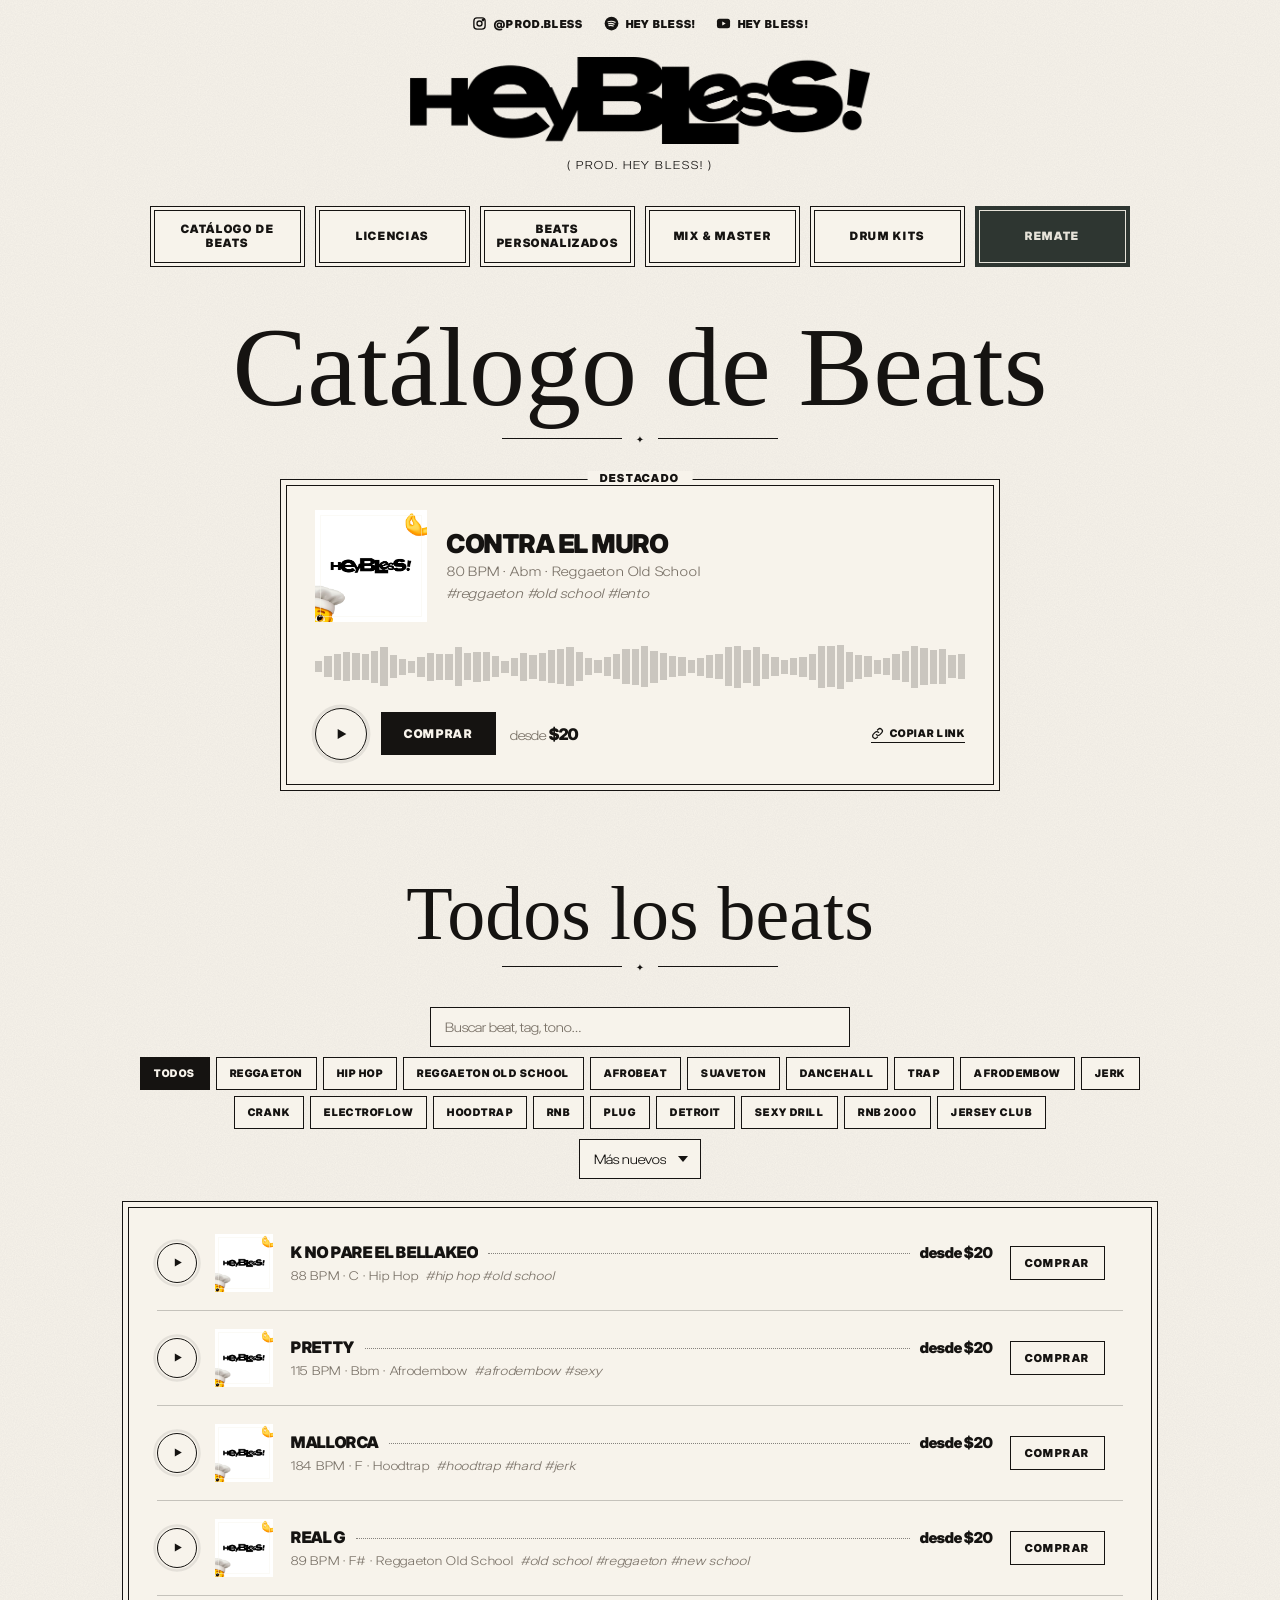
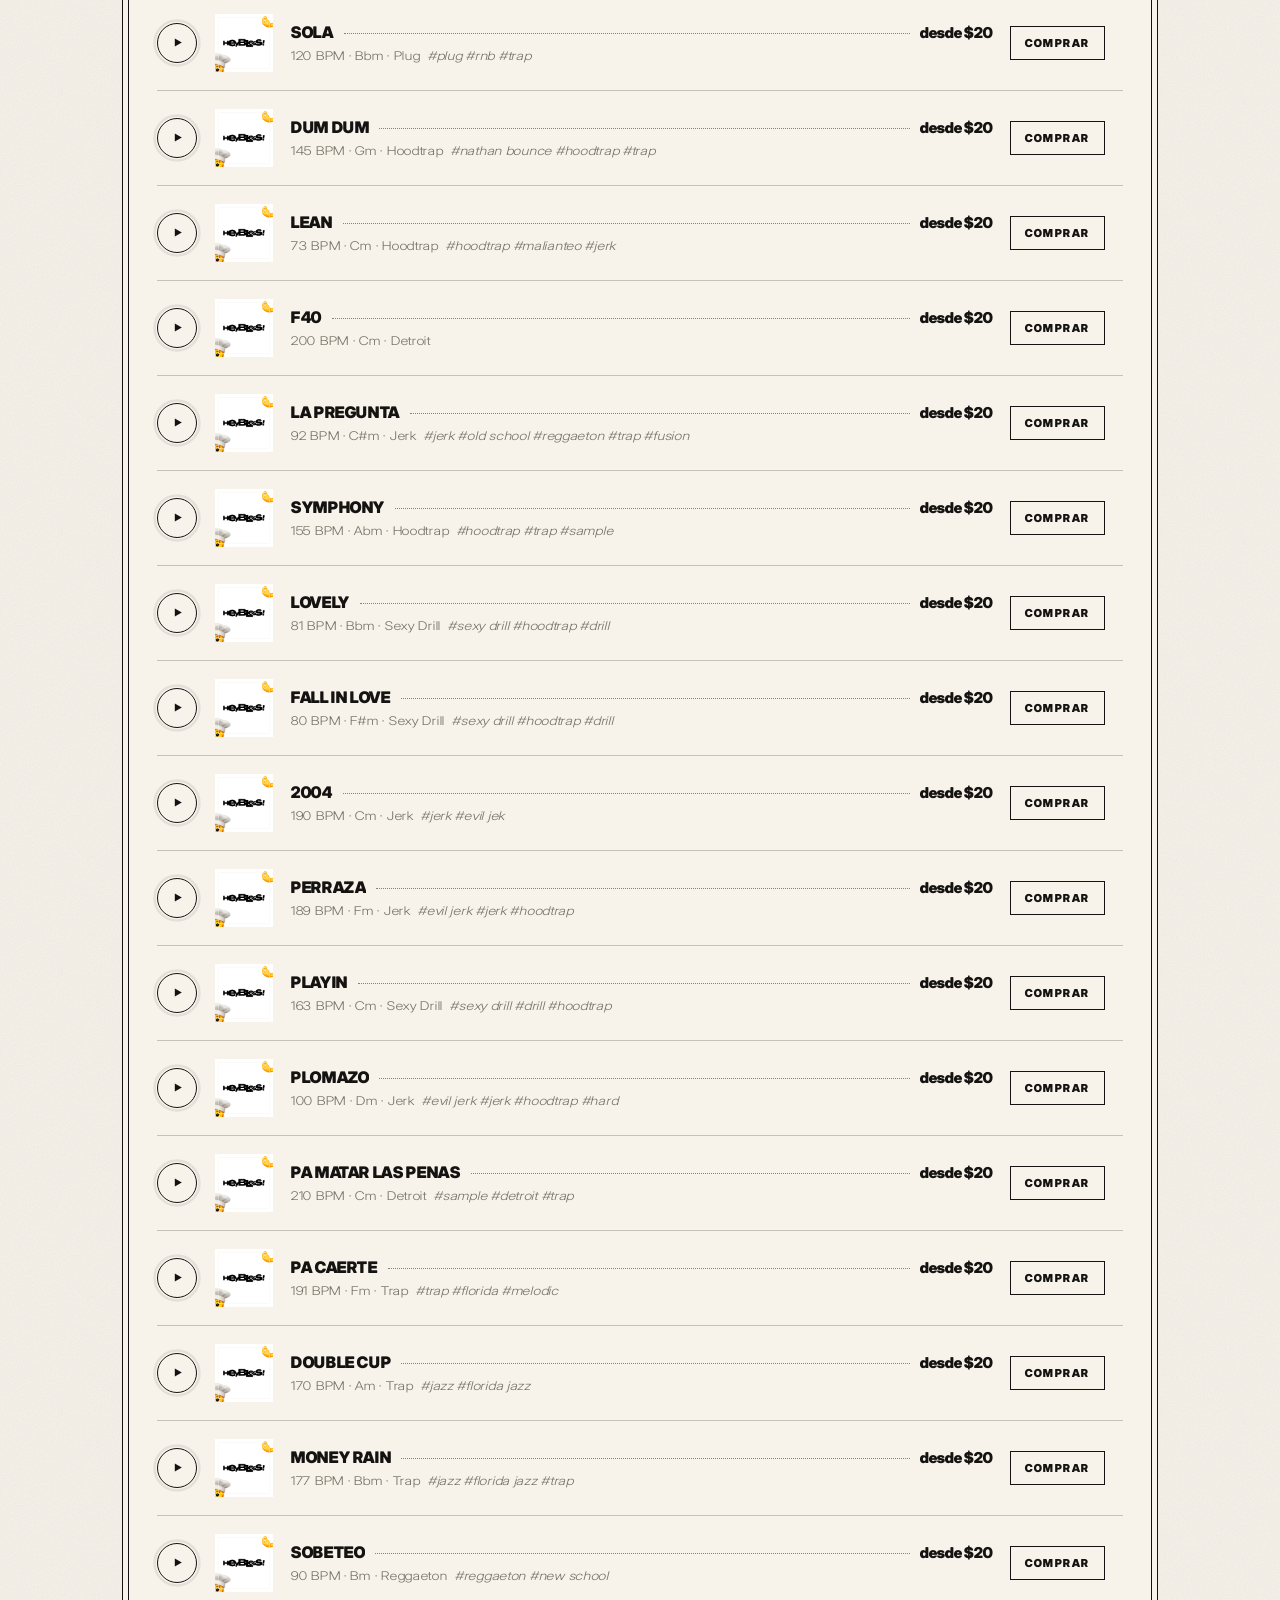
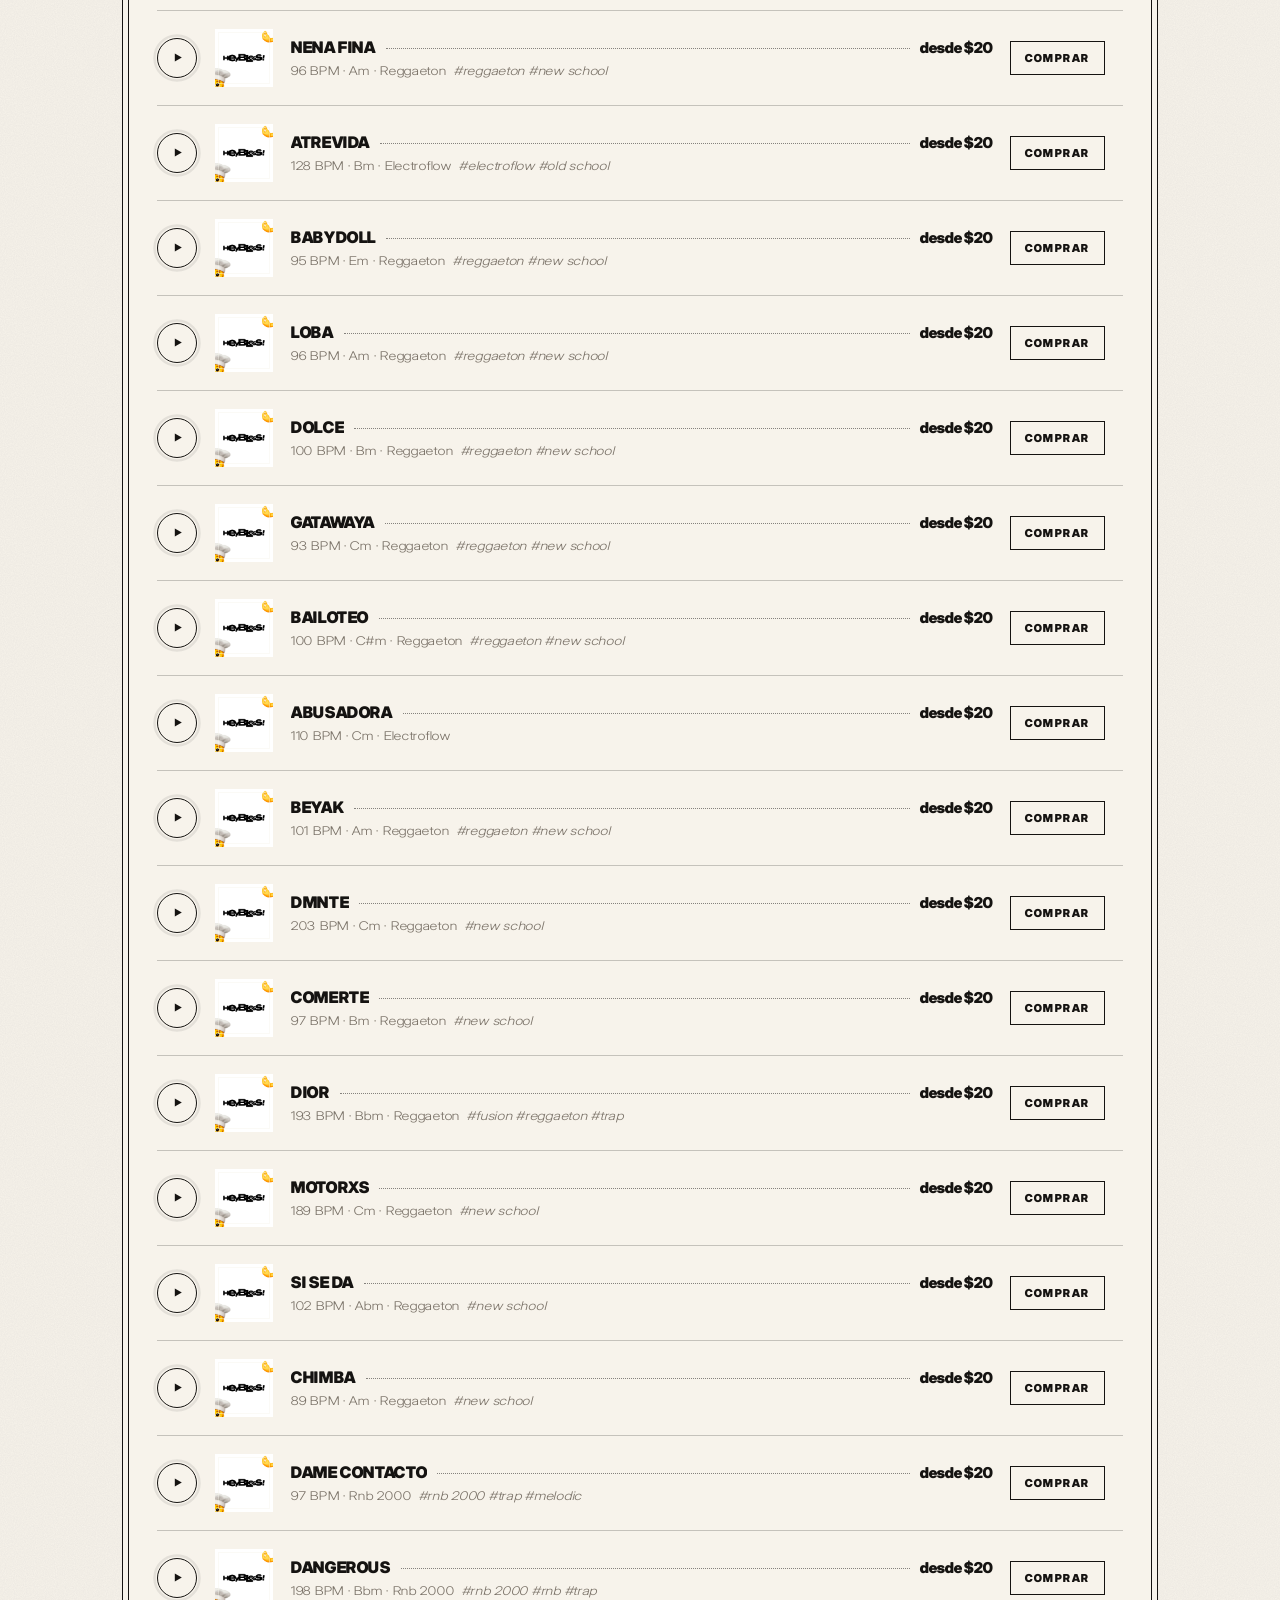
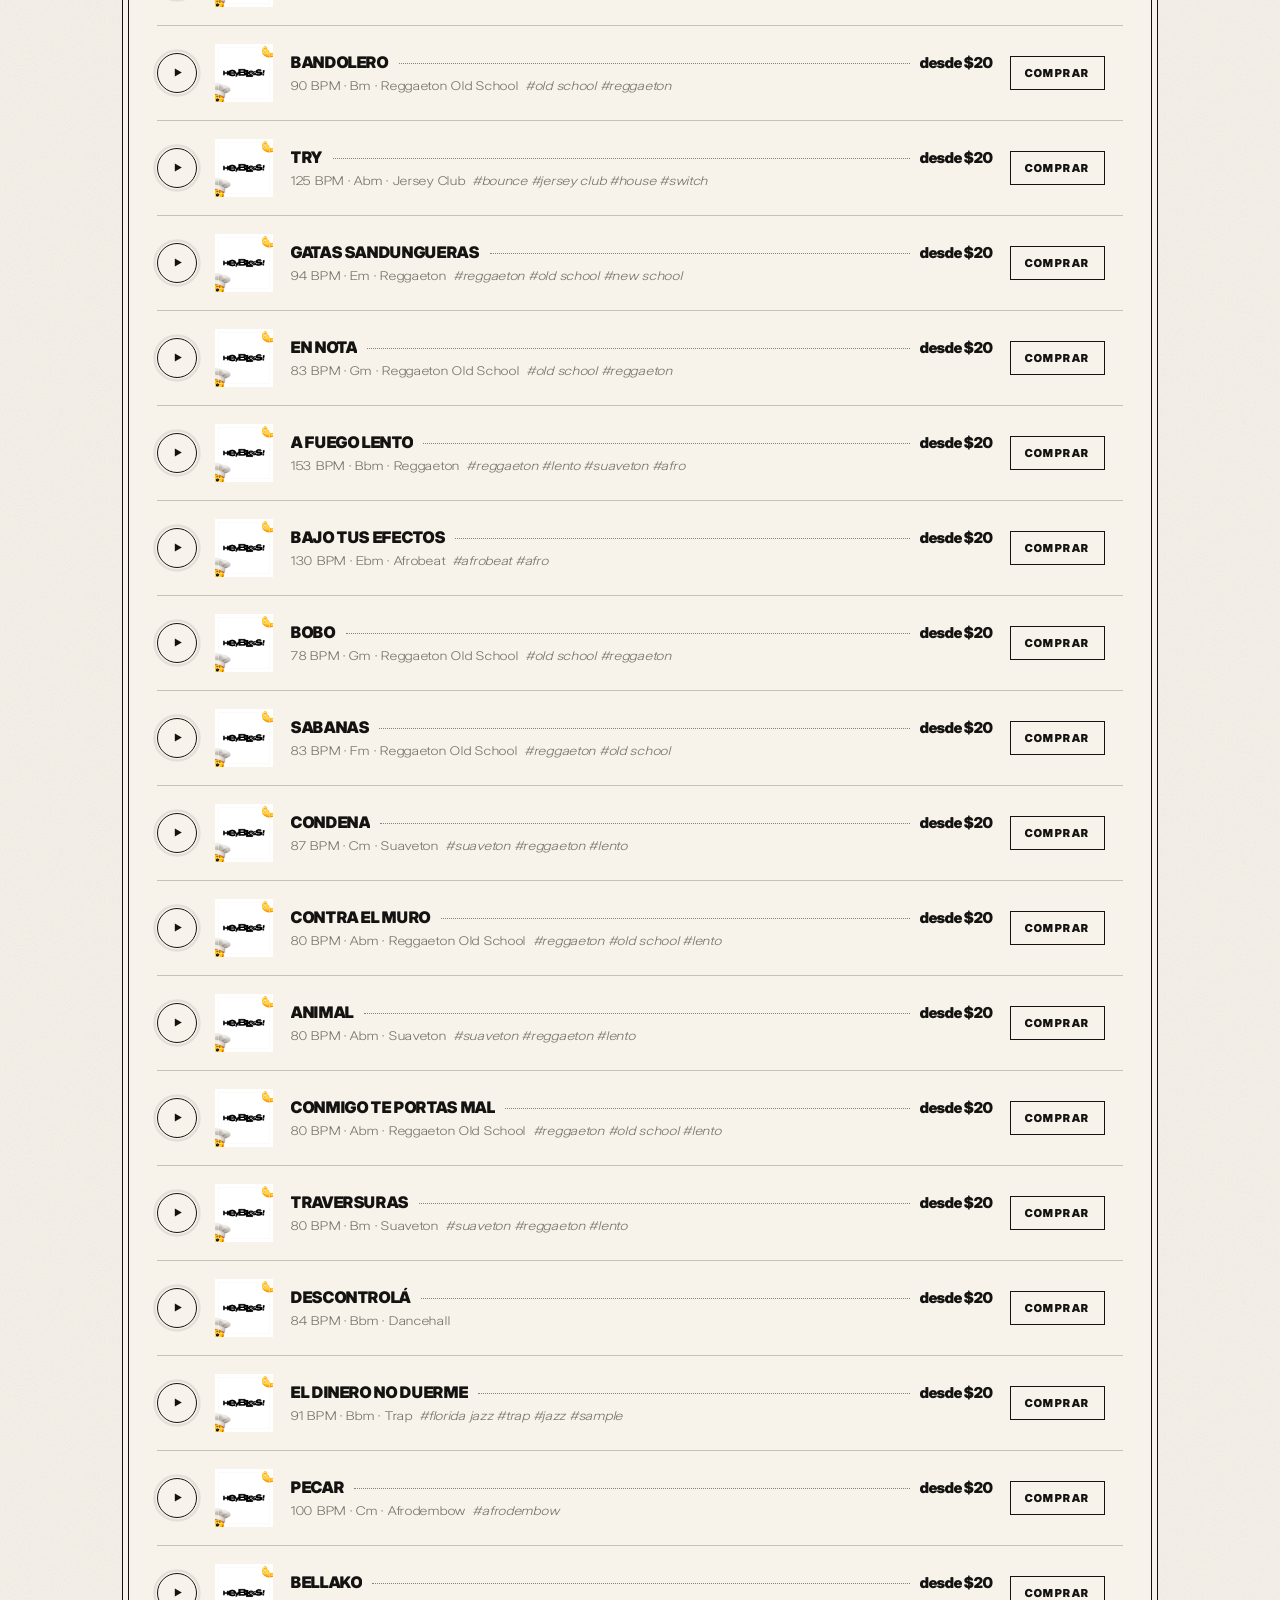
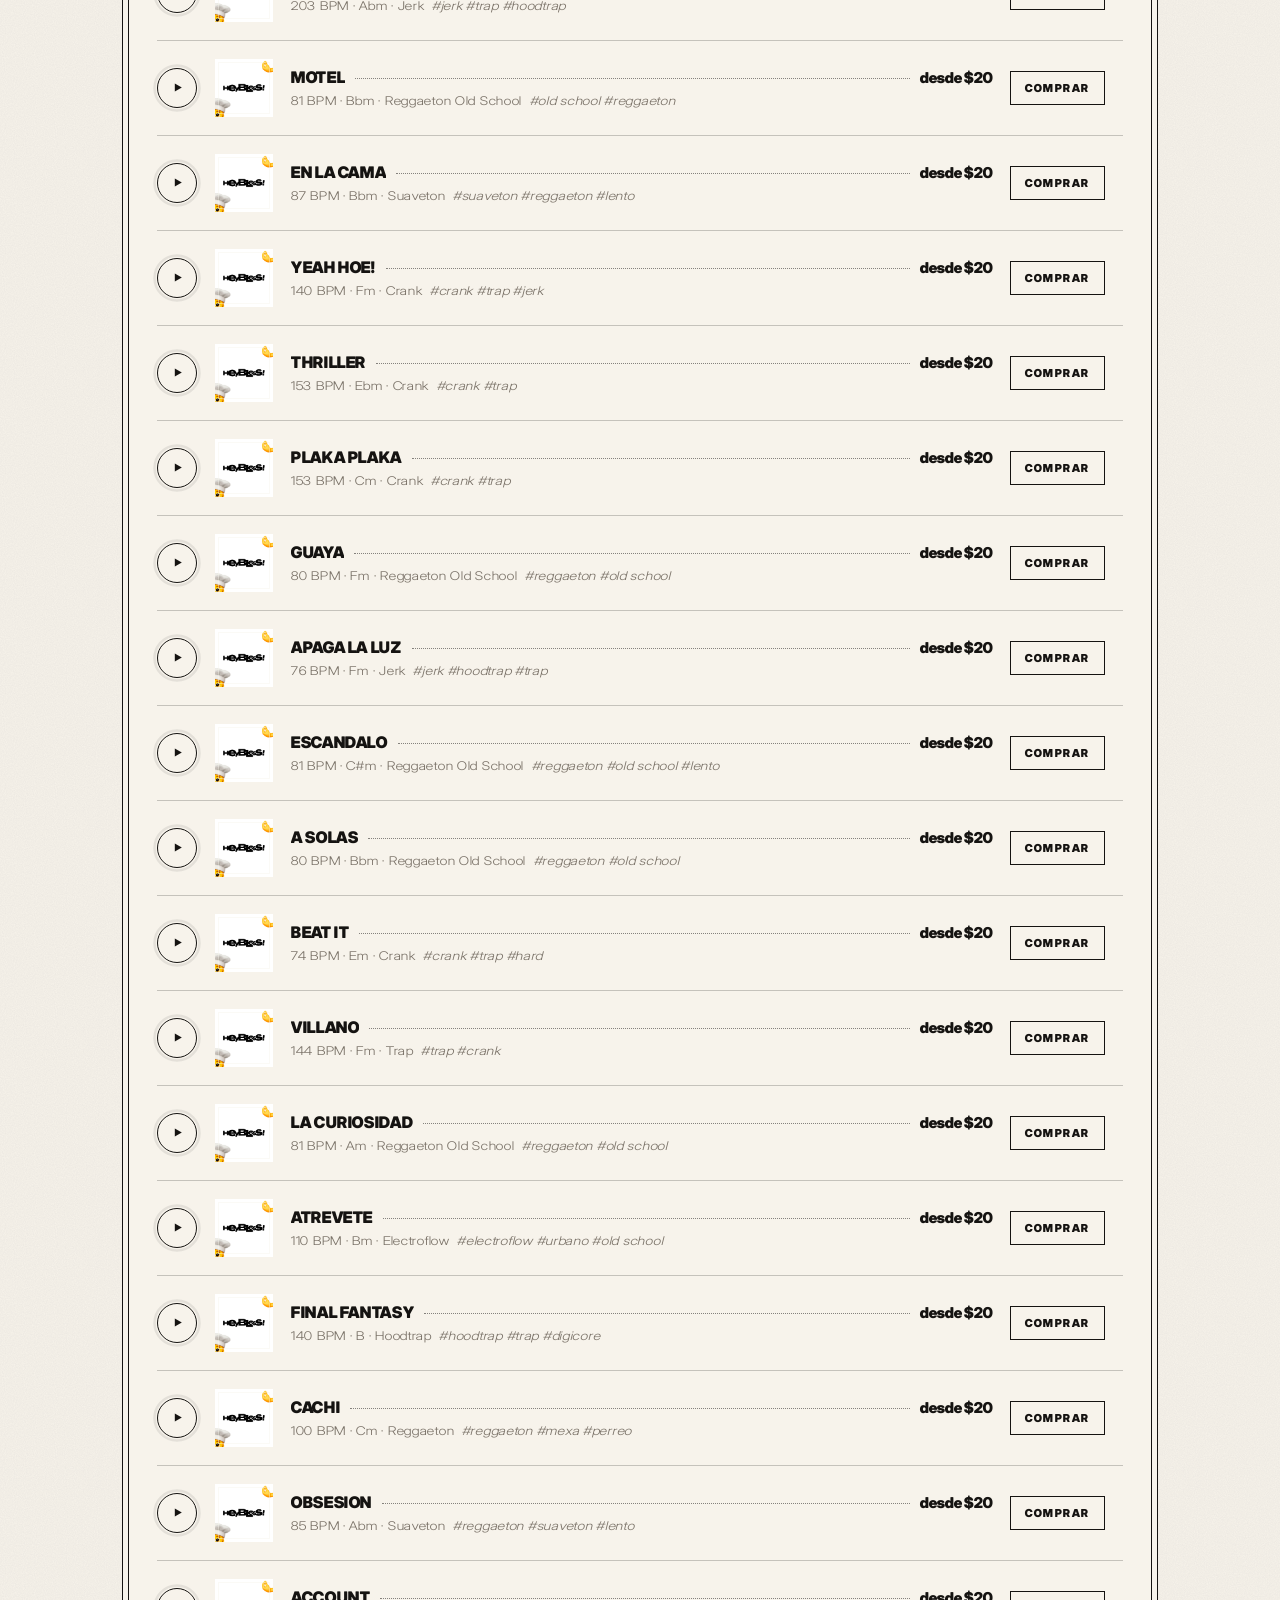
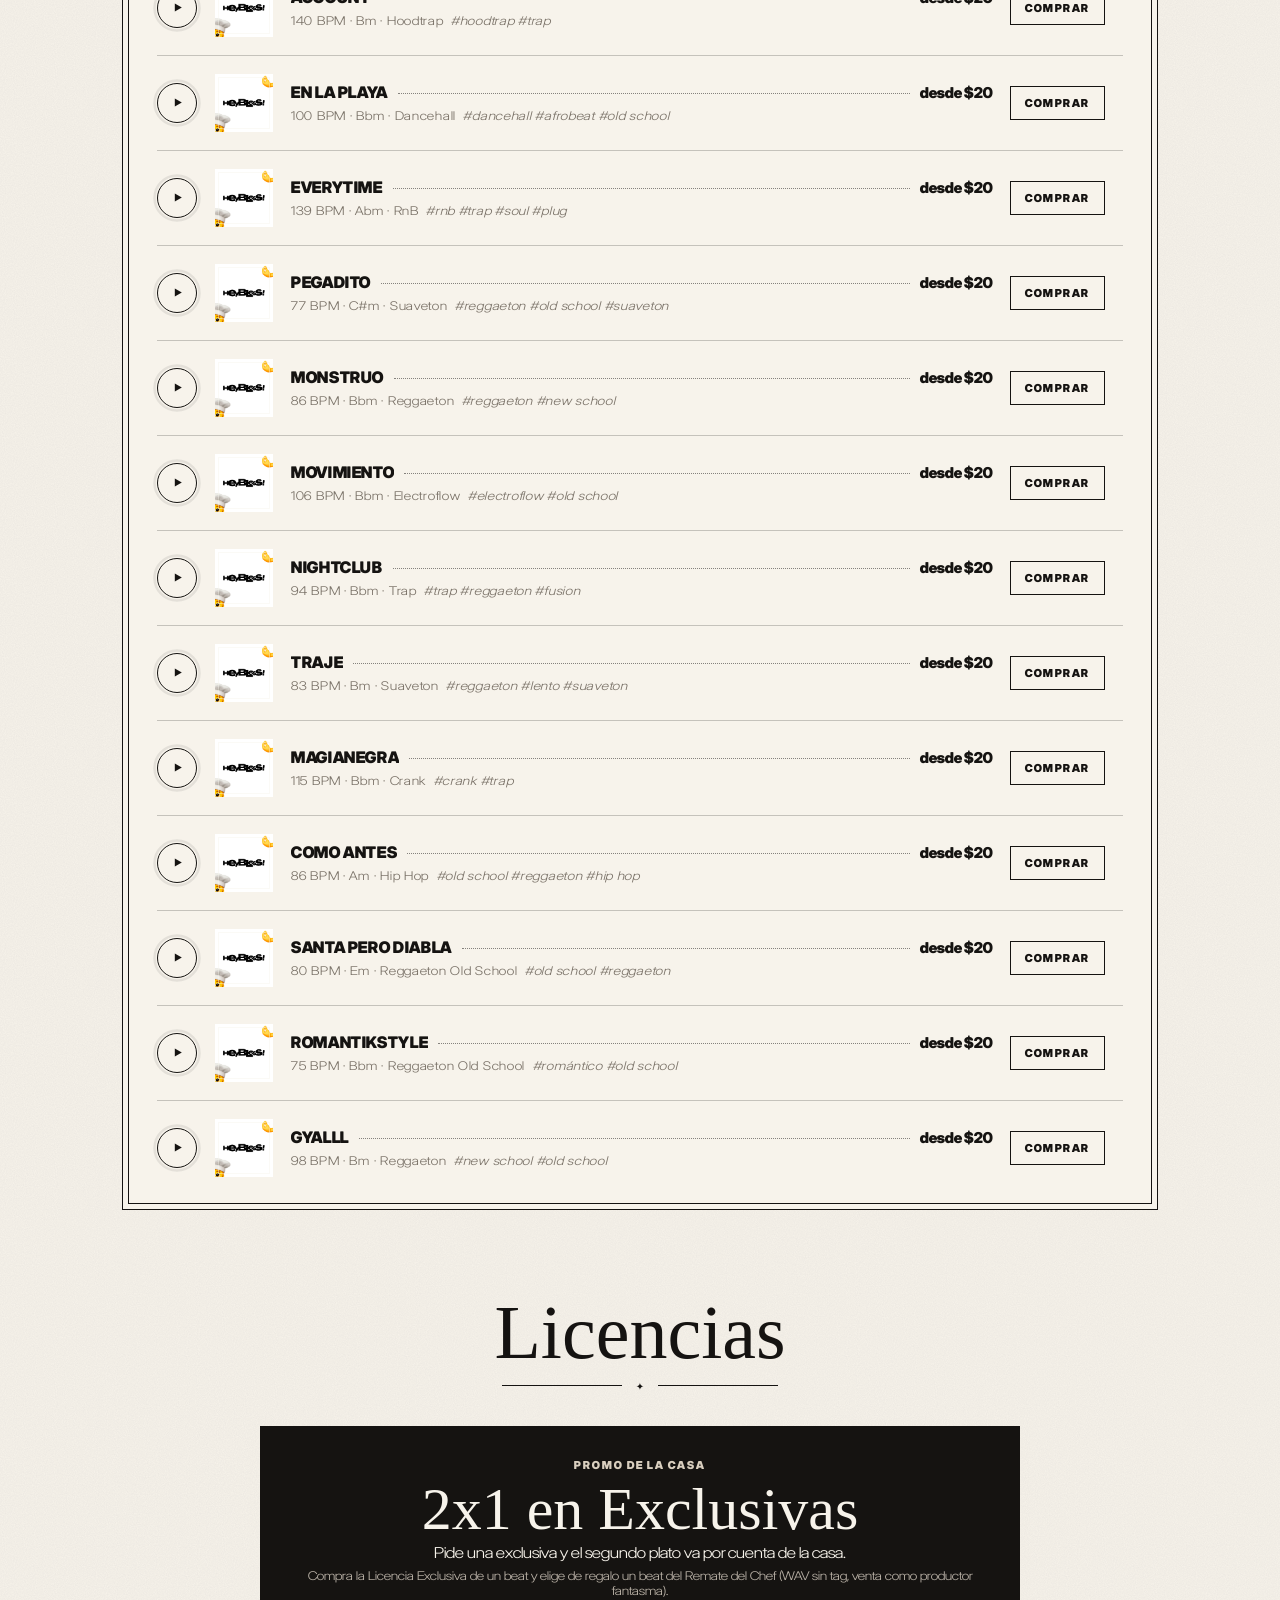
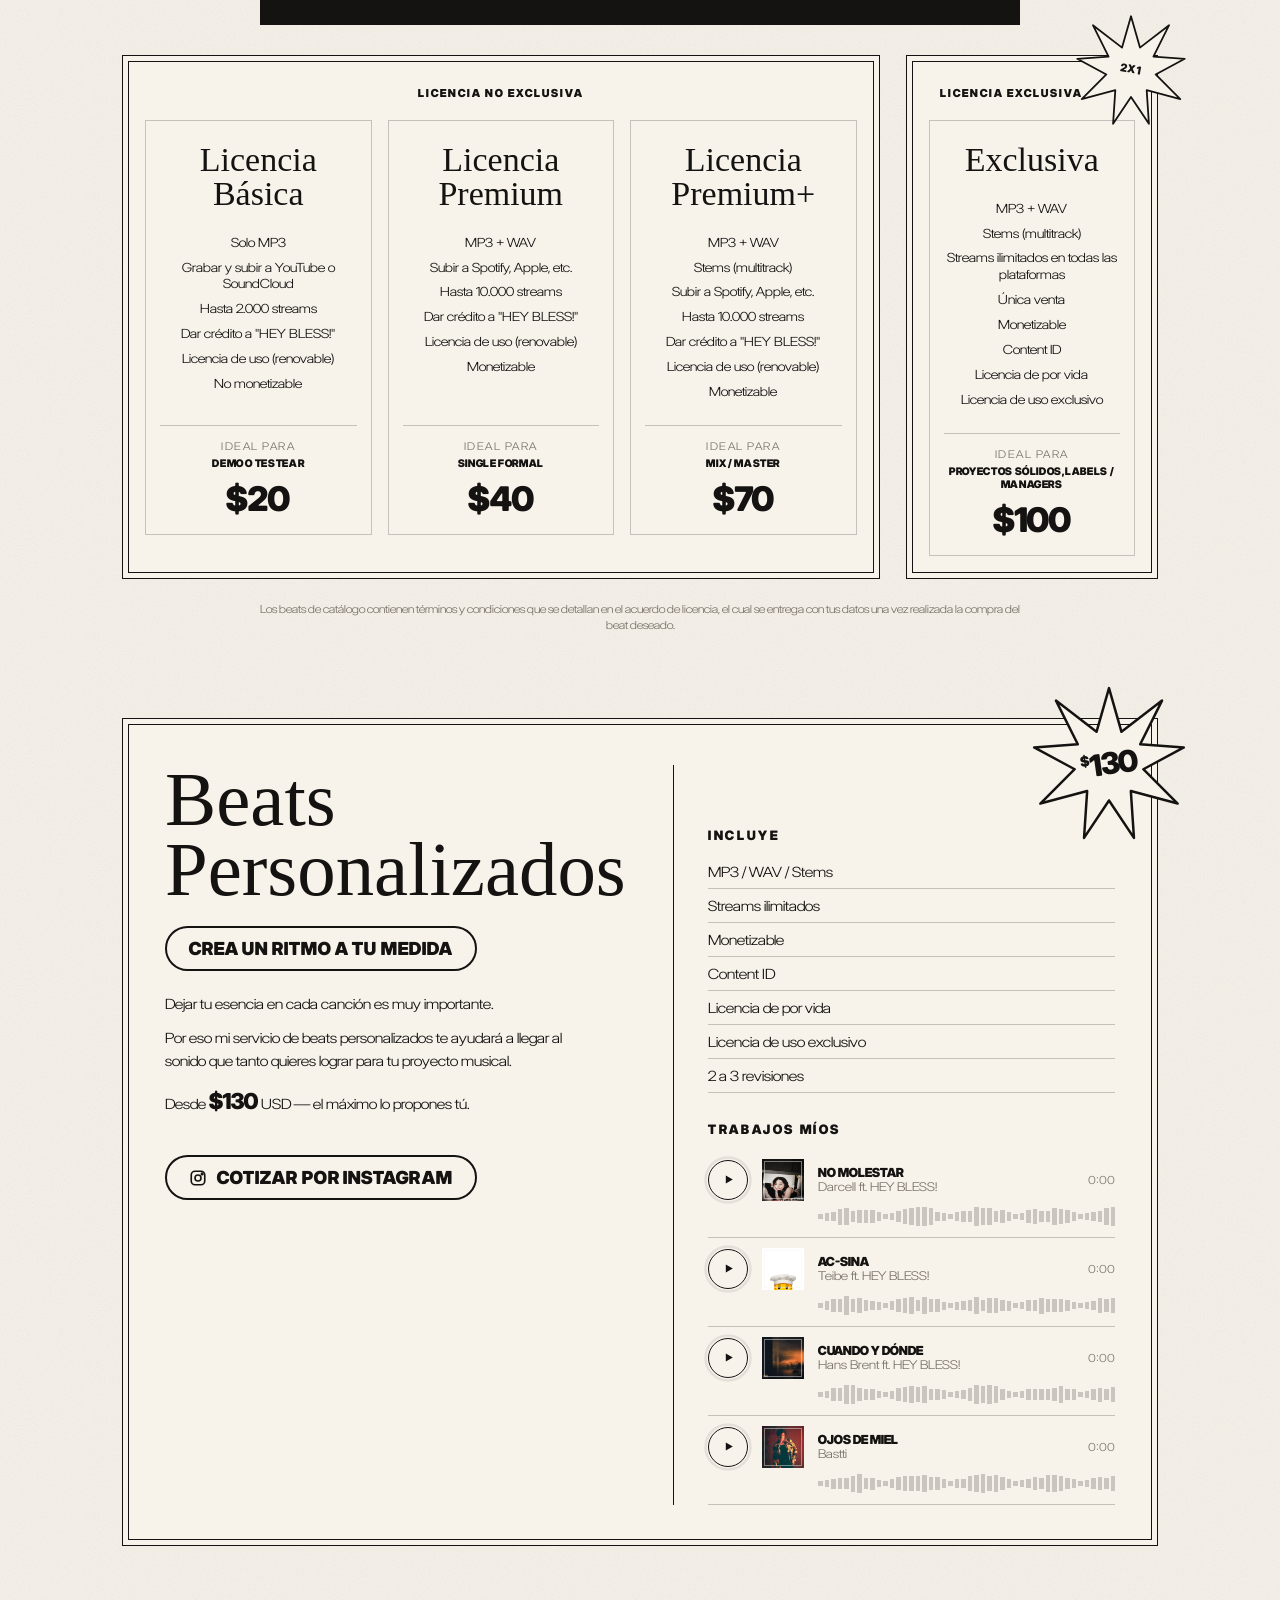
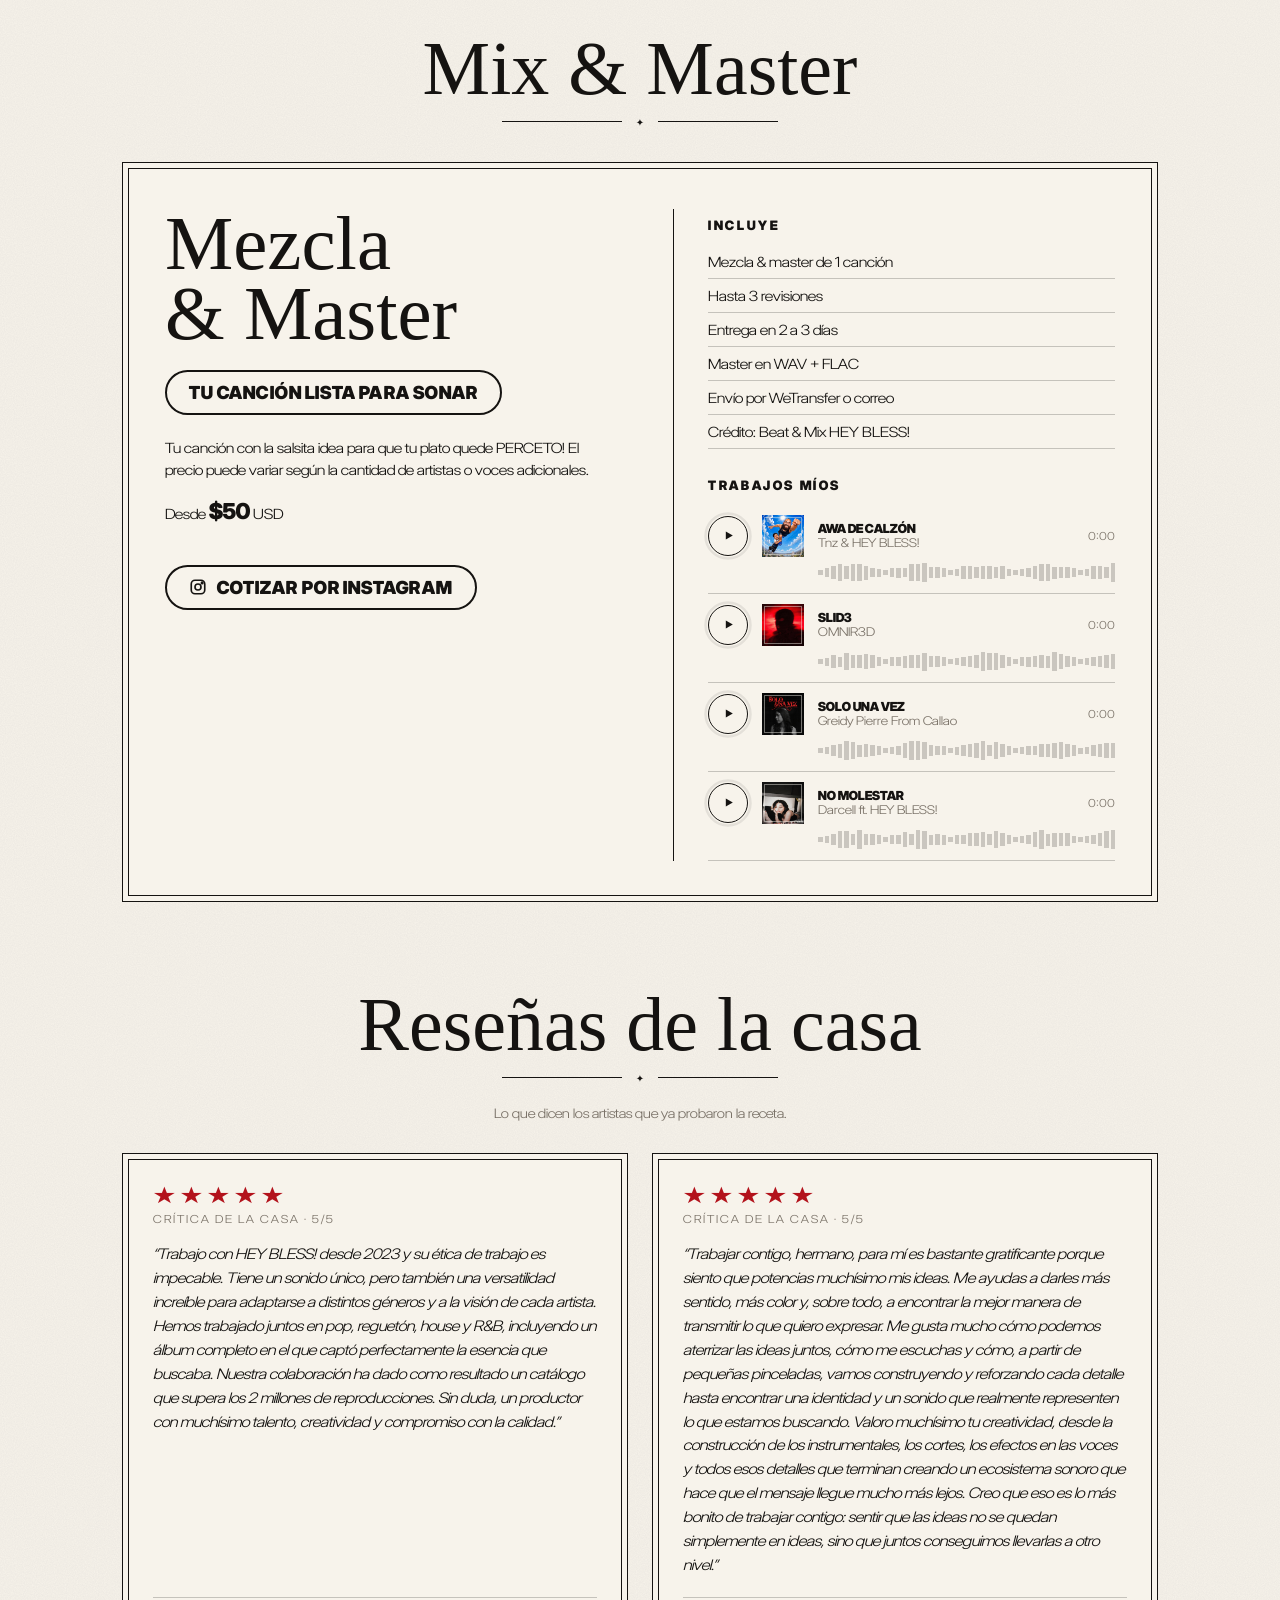
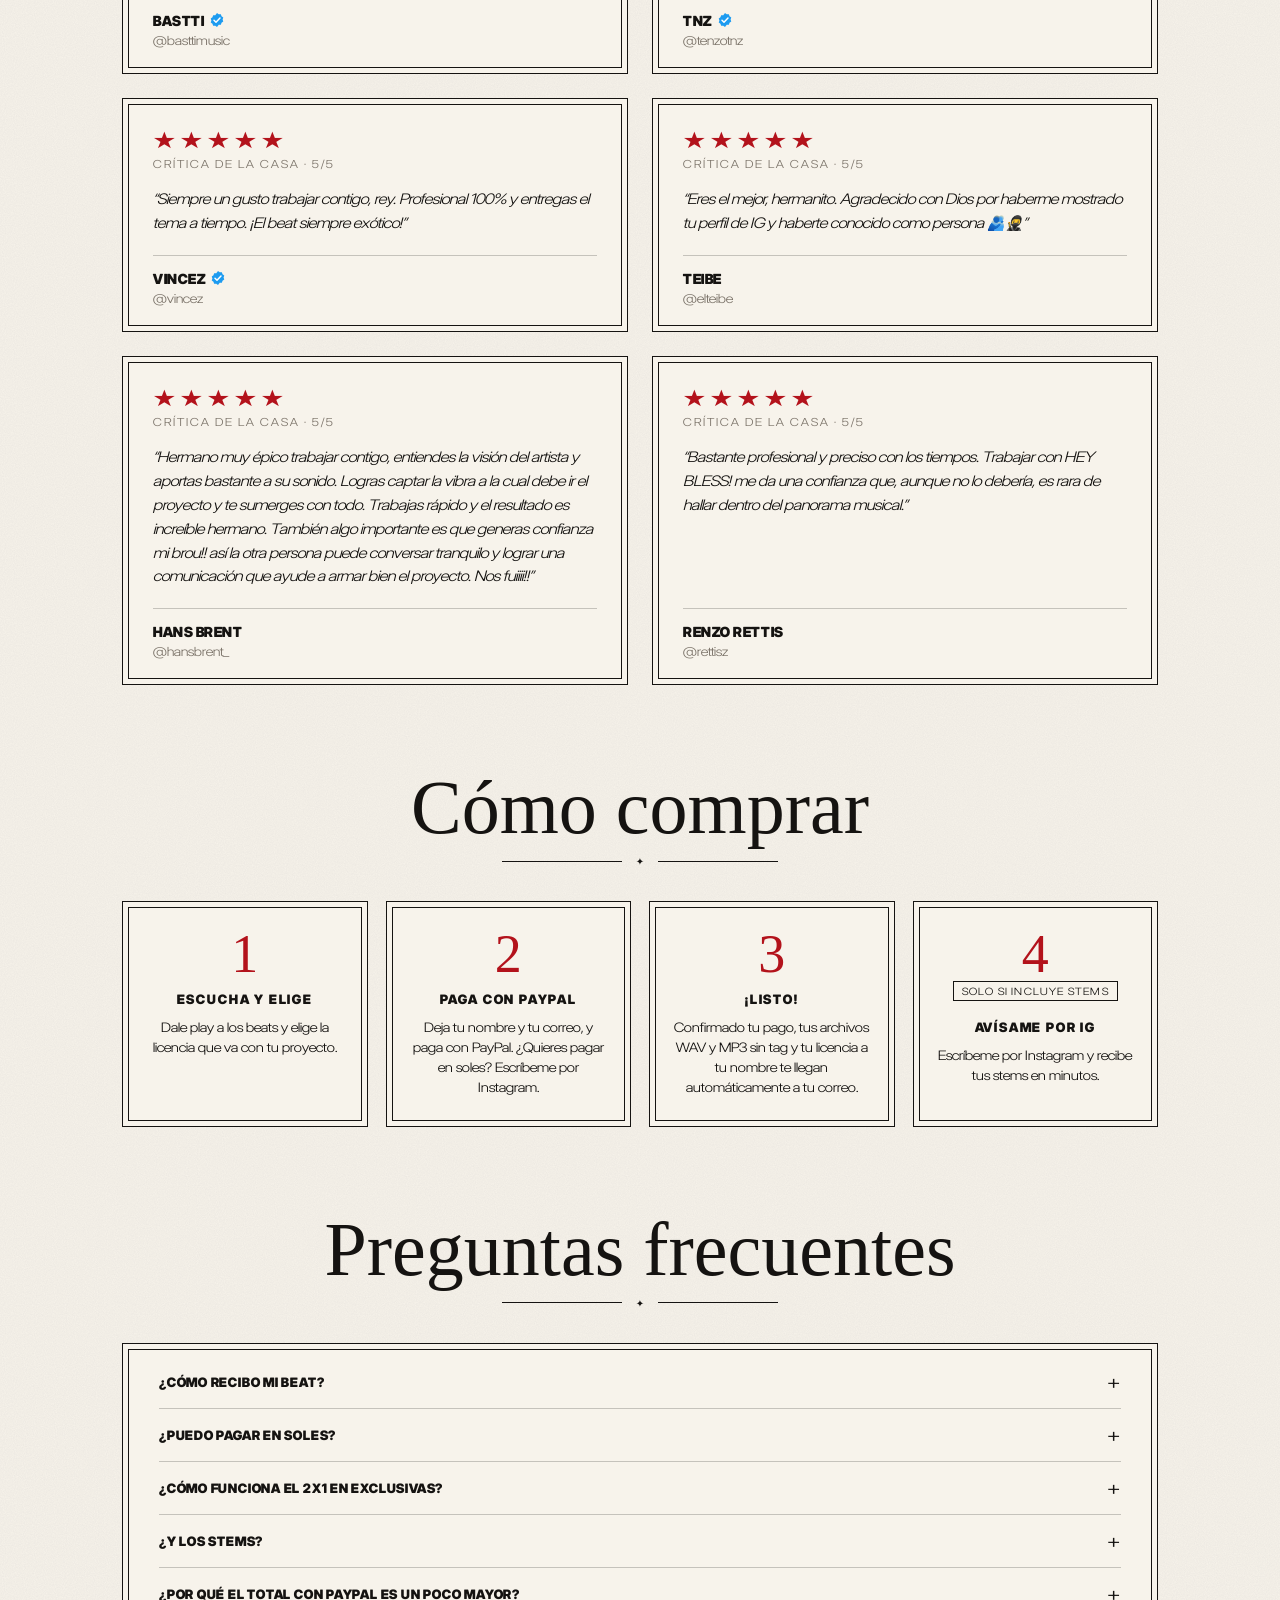
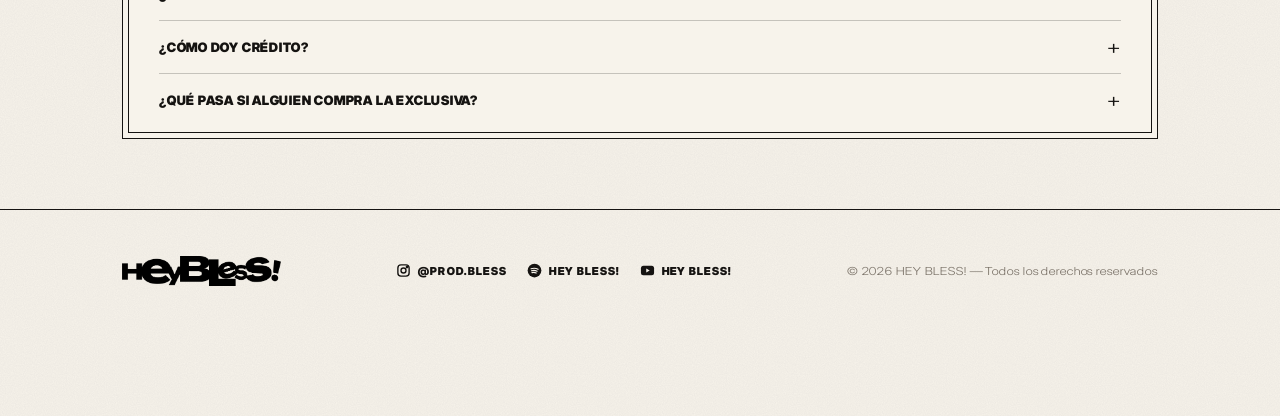
<file: index.html>
<!DOCTYPE html>
<html lang="es">
<head>
<meta charset="utf-8">
<meta http-equiv="Content-Security-Policy" content="default-src 'self'; script-src 'self' 'sha256-hKwjqKKO4Ojd3++mbRgRwm4qcqVYV7Xxy5NjWGaQfZw=' https://www.paypal.com; style-src 'self' 'unsafe-inline' https://fonts.googleapis.com; font-src 'self' https://fonts.gstatic.com; img-src 'self' data: blob: https:; media-src 'self' blob: https://drive.google.com https://*.googleusercontent.com; connect-src 'self' https://script.google.com https://script.googleusercontent.com https://open.er-api.com https://*.paypal.com; frame-src https://*.paypal.com; object-src 'none'; base-uri 'self'; form-action 'self'; upgrade-insecure-requests">
<meta name="referrer" content="strict-origin-when-cross-origin">
<meta name="viewport" content="width=device-width, initial-scale=1">
<meta name="color-scheme" content="light">
<title>La Cocina — HEY BLESS!</title>
<meta name="description" content="Catálogo de beats, licencias, beats personalizados, mix & master y drum kits. Prod. HEY BLESS!">
<link rel="preconnect" href="https://fonts.googleapis.com">
<link rel="preconnect" href="https://fonts.gstatic.com" crossorigin>
<link href="https://fonts.googleapis.com/css2?family=Pinyon+Script&display=swap" rel="stylesheet">
<link rel="icon" type="image/png" href="img/favicon.png">
<meta property="og:type" content="website">
<meta property="og:title" content="La Cocina — HEY BLESS!">
<meta property="og:description" content="Beats, licencias, beats personalizados, mix &amp; master y drum kits. Prod. HEY BLESS!">
<meta property="og:image" content="https://heybless.github.io/la-cocina/img/og.jpg">
<meta property="og:url" content="https://heybless.github.io/la-cocina/">
<meta name="twitter:card" content="summary_large_image">
<script>if(!matchMedia("(prefers-reduced-motion: reduce)").matches){document.documentElement.classList.add("hb-anim");setTimeout(function(){document.documentElement.classList.add("hb-ready")},1500)}</script>
<link rel="stylesheet" href="styles.css?v=5">
</head>
<body data-page="beats">

<img id="chef" src="img/chef.png" alt="">

<div class="wrap">
  <div class="topbar"><div class="socials" id="socials"></div></div>
  <div class="brand">
    <a href="index.html"><img src="img/logo.png" alt="HEY BLESS!"></a>
    <div class="caps prod">( Prod. HEY BLESS! )</div>
  </div>
  <nav class="menu" id="menu"></nav>

  <header class="hero">
    <h1 class="title">Catálogo de Beats</h1>
    <div class="orn"><span>✦</span></div>
    <div class="frame feat peek" id="featured"></div>
  </header>
</div>

<section id="beats">
  <div class="wrap">
    <h2 class="title">Todos los beats</h2>
    <div class="orn"><span>✦</span></div>
    <div class="filters">
      <input id="q" type="search" placeholder="Buscar beat, tag, tono…" aria-label="Buscar beats">
      <div id="chips" style="display:flex;gap:6px;flex-wrap:wrap;justify-content:center"></div>
      <select id="sort" aria-label="Ordenar">
        <option value="new">Más nuevos</option>
        <option value="bpm-asc">BPM ↑</option>
        <option value="bpm-desc">BPM ↓</option>
        <option value="az">A–Z</option>
      </select>
    </div>
    <div class="frame list peek" id="list"></div>
  </div>
</section>

<section id="licencias">
  <div class="wrap">
    <h2 class="title">Licencias</h2>
    <div class="orn"><span>✦</span></div>
    <div id="promo"></div>
    <div class="lic-grid">
      <div class="frame lic-group peek"><span class="caps">Licencia no exclusiva</span><div class="lic-cols" id="lic-ne"></div></div>
      <div class="frame lic-group excl peek" id="lic-ex-wrap"><span class="caps">Licencia exclusiva</span><div id="lic-ex"></div></div>
    </div>
    <p class="fine">Los beats de catálogo contienen términos y condiciones que se detallan en el acuerdo de licencia, el cual se entrega con tus datos una vez realizada la compra del beat deseado.</p>
  </div>
</section>

<section id="personalizados">
  <div class="wrap"><div class="frame custom peek" id="custom"></div></div>
</section>

<section id="mixmaster">
  <div class="wrap">
    <h2 class="title">Mix &amp; Master</h2>
    <div class="orn"><span>✦</span></div>
    <div class="frame custom peek" id="mix"></div>
  </div>
</section>

<section id="resenas">
  <div class="wrap">
    <h2 class="title">Reseñas de la casa</h2>
    <div class="orn"><span>✦</span></div>
    <p class="fine" style="margin:-14px auto 30px;font-size:13px">Lo que dicen los artistas que ya probaron la receta.</p>
    <div class="reviews" id="resenas-grid"></div>
  </div>
</section>

<section id="como">
  <div class="wrap">
    <h2 class="title">Cómo comprar</h2>
    <div class="orn"><span>✦</span></div>
    <div class="steps" id="pasos"></div>
  </div>
</section>

<section id="faq">
  <div class="wrap">
    <h2 class="title">Preguntas frecuentes</h2>
    <div class="orn"><span>✦</span></div>
    <div class="frame faq peek" id="faq-list"></div>
  </div>
</section>

<footer>
  <div class="wrap foot">
    <img src="img/logo.png" alt="HEY BLESS!">
    <div class="socials" id="socials2"></div>
    <small>© <span id="yr"></span> HEY BLESS! — Todos los derechos reservados</small>
  </div>
</footer>

<div class="player" id="player">
  <div class="in">
    <button class="play" id="p-play" aria-label="Reproducir / pausar"></button>
    <div class="cover" id="p-cover"></div>
    <div style="min-width:0"><div class="t" id="p-title"></div><div class="wave" id="p-wave" style="margin-top:6px;height:22px"></div></div>
    <div class="time" id="p-time">0:00</div>
    <button class="btn sm" id="p-buy">Comprar</button>
  </div>
</div>

<div class="modal" id="modal" role="dialog" aria-modal="true" aria-label="Comprar"><div class="frame sheet" id="sheet"></div></div>
<div class="toast" id="toast"></div>
<audio id="audio" preload="none"></audio>

<script src="anim.js?v=1"></script>
<script src="config.js?v=4"></script>
<script src="app.js?v=7"></script>
</body>
</html>
</file>
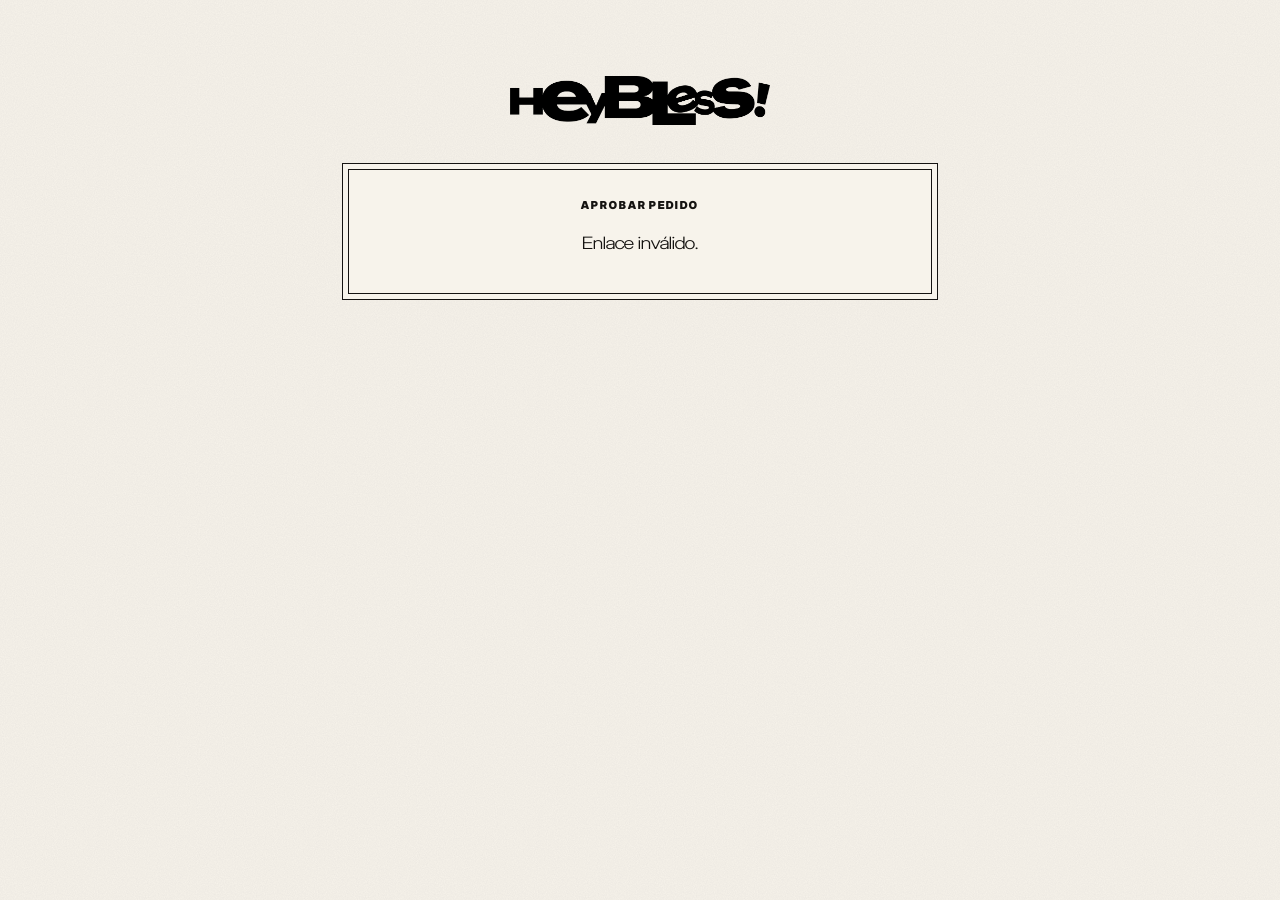
<file: aprobar.html>
<!DOCTYPE html>
<html lang="es">
<head>
<meta charset="utf-8">
<meta http-equiv="Content-Security-Policy" content="default-src 'self'; script-src 'self' 'sha256-hKwjqKKO4Ojd3++mbRgRwm4qcqVYV7Xxy5NjWGaQfZw=' 'sha256-roAzE7dXqi8OWHGPnlmwCq3VfcWhbrLhNgdGXlYwv4Y=' https://www.paypal.com; style-src 'self' 'unsafe-inline' https://fonts.googleapis.com; font-src 'self' https://fonts.gstatic.com; img-src 'self' data: blob: https:; media-src 'self' blob: https://drive.google.com https://*.googleusercontent.com; connect-src 'self' https://script.google.com https://script.googleusercontent.com https://open.er-api.com https://*.paypal.com; frame-src https://*.paypal.com; object-src 'none'; base-uri 'self'; form-action 'self'; upgrade-insecure-requests">
<meta name="referrer" content="strict-origin-when-cross-origin">
<meta name="viewport" content="width=device-width, initial-scale=1">
<meta name="robots" content="noindex">
<title>Aprobar pedido · La Cocina</title>
<link rel="icon" type="image/png" href="img/favicon.png">
<script>if(!matchMedia("(prefers-reduced-motion: reduce)").matches){document.documentElement.classList.add("hb-anim");setTimeout(function(){document.documentElement.classList.add("hb-ready")},1500)}</script>
<link rel="stylesheet" href="styles.css?v=5">
</head>
<body>
<div class="wrap" style="max-width:640px;padding-top:50px">
  <div class="brand"><img src="img/logo.png" alt="HEY BLESS!" style="width:260px"></div>
  <div class="frame" style="padding:34px 30px;margin-top:30px;text-align:center">
    <div class="caps blk">Aprobar pedido</div>
    <p id="msg" style="font-size:17px;line-height:1.6;margin:18px 0 8px">Revisa en tu PayPal que llegó el pago y toca el botón.</p>
    <button class="btn" id="go" style="margin-top:14px">✅ Aprobar y enviar</button>
    <div class="spin" id="spin" style="display:none"></div>
  </div>
</div>
<script src="anim.js?v=1"></script>
<script src="config.js?v=4"></script>
<script>
(function () {
  var token = decodeURIComponent(location.hash.slice(1));
  // quita el código secreto de la barra de direcciones y del historial
  if (token) history.replaceState(null, "", location.pathname);
  // solo deja pasar negritas, saltos y párrafos en la respuesta del servidor
  function limpio(html) {
    var d = new DOMParser().parseFromString("<div>" + html + "</div>", "text/html").body.firstChild, out = document.createElement("div");
    (function copiar(src, dst) { src.childNodes.forEach(function (n) {
      if (n.nodeType === 3) dst.appendChild(document.createTextNode(n.textContent));
      else if (n.nodeType === 1 && /^(B|STRONG|BR|P|I|EM)$/.test(n.tagName)) { var e = document.createElement(n.tagName); dst.appendChild(e); copiar(n, e); }
      else if (n.nodeType === 1) copiar(n, dst);
    }); })(d, out);
    return out;
  }
  var msg = document.getElementById("msg"), go = document.getElementById("go"), spin = document.getElementById("spin");
  if (!token || !window.CONFIG || !CONFIG.backend) { msg.textContent = "Enlace inválido."; go.style.display = "none"; return; }
  go.onclick = function () {
    go.style.display = "none"; spin.style.display = "block"; msg.textContent = "Enviando archivos y licencia…";
    fetch(CONFIG.backend, { method: "POST", body: JSON.stringify({ action: "aprobar", token: token }) })
      .then(function (r) { return r.json(); })
      .then(function (r) { spin.style.display = "none"; msg.textContent = ""; if (r.html) msg.appendChild(limpio(r.html)); else msg.textContent = r.ok ? "Listo." : "No se pudo aprobar."; })
      .catch(function () { spin.style.display = "none"; msg.textContent = "Error de conexión. Intenta de nuevo."; go.style.display = ""; });
  };
})();
</script>
</body>
</html>
</file>
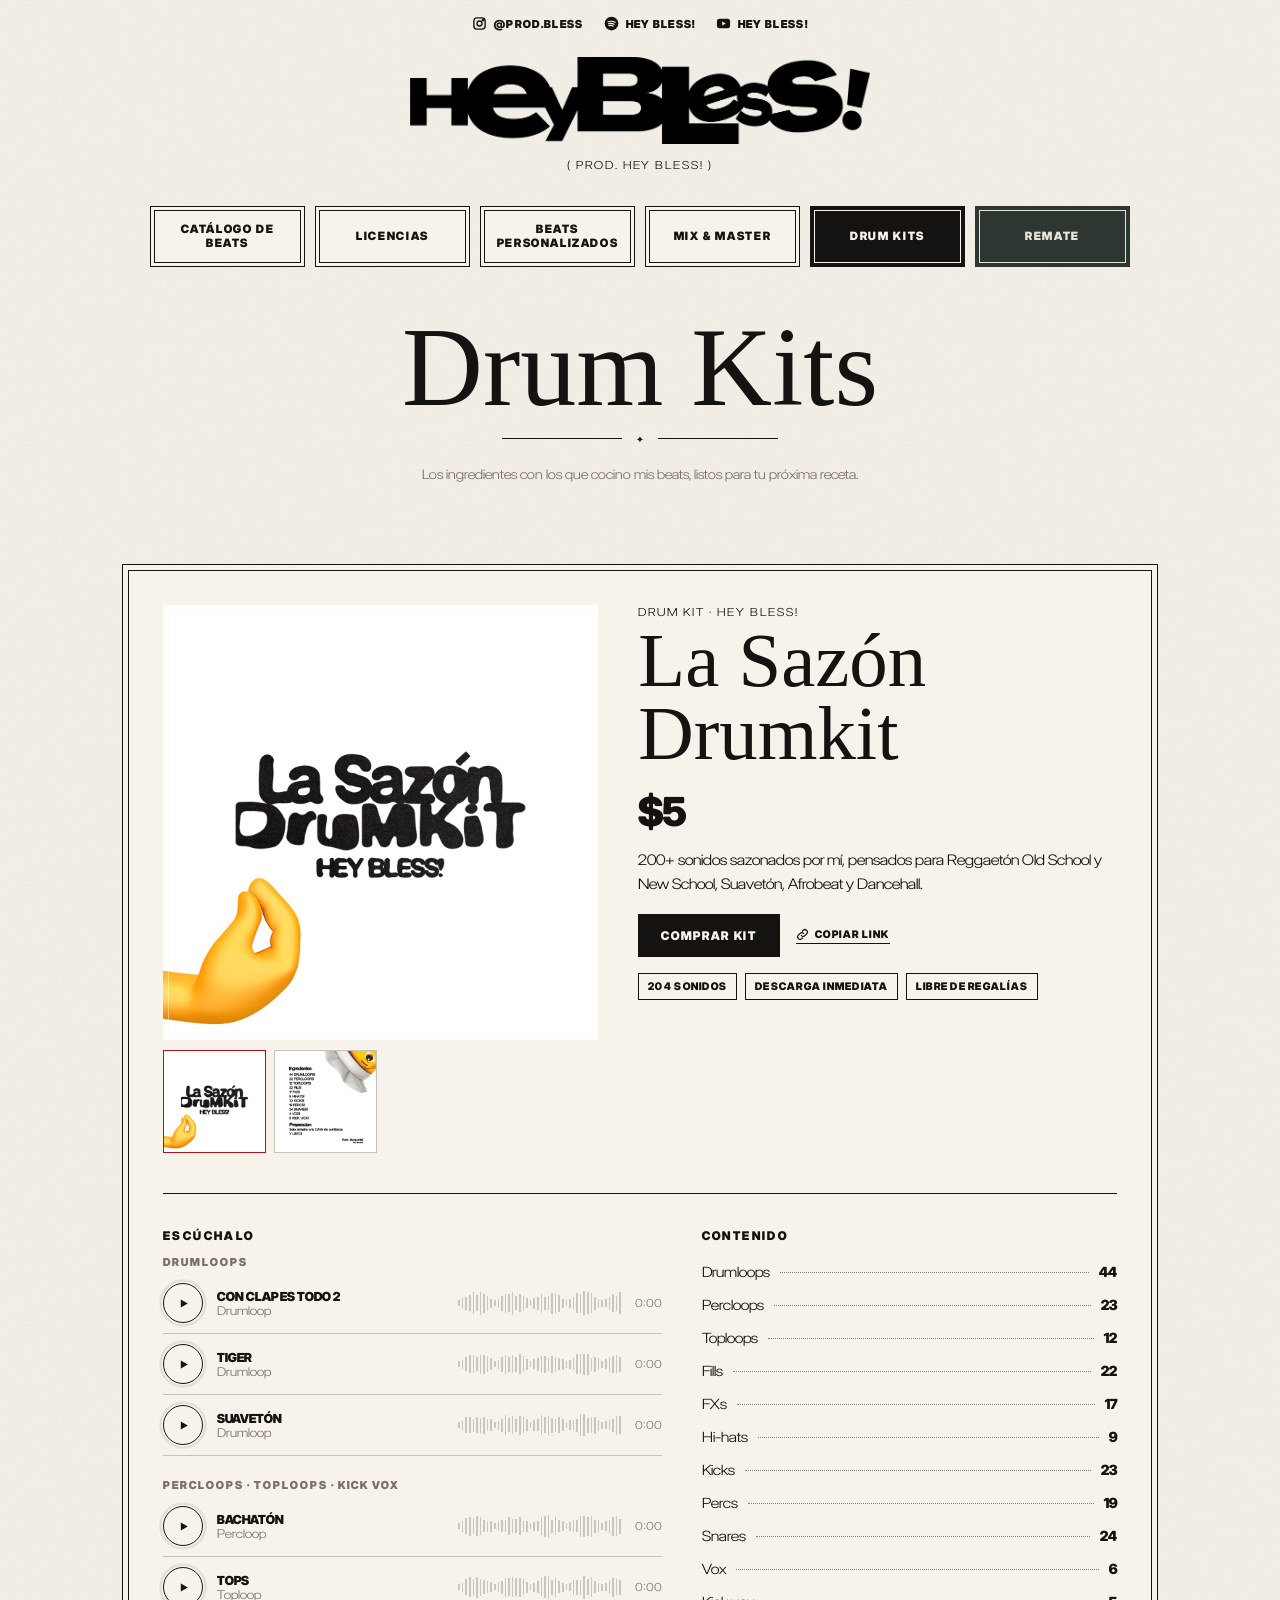
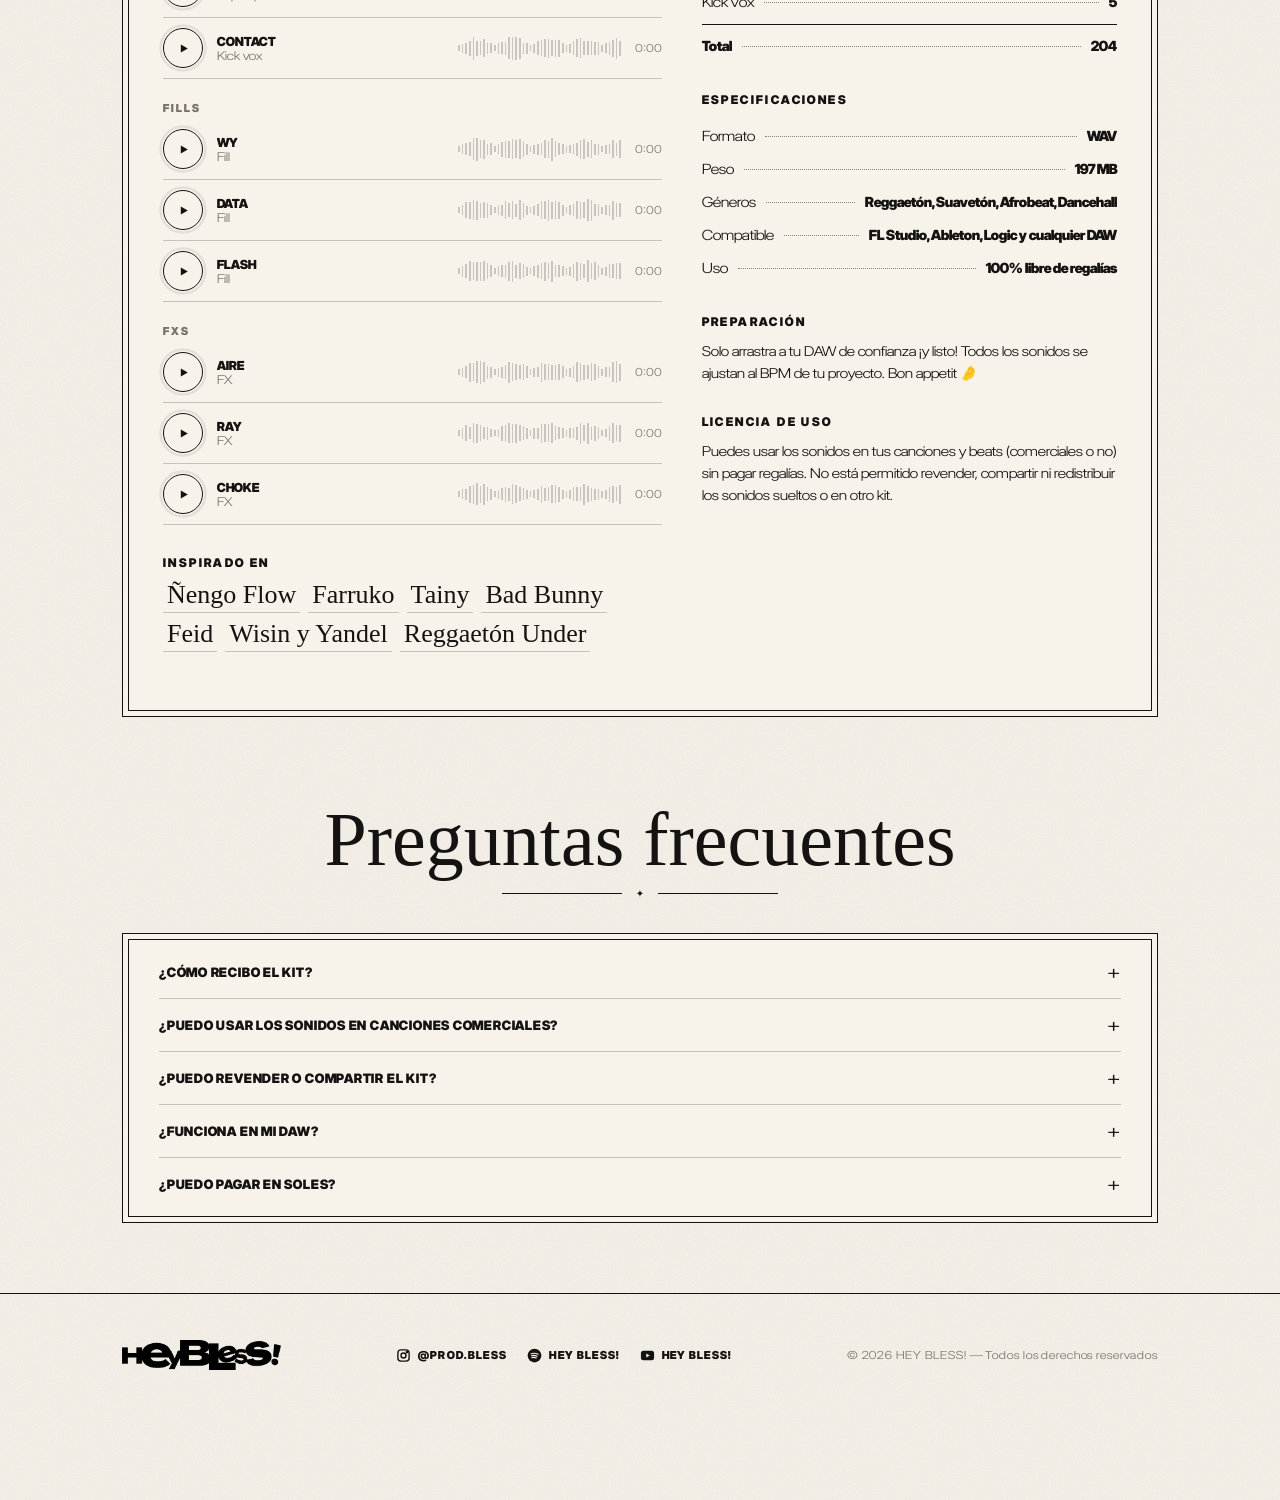
<file: drumkits.html>
<!DOCTYPE html>
<html lang="es">
<head>
<meta charset="utf-8">
<meta http-equiv="Content-Security-Policy" content="default-src 'self'; script-src 'self' 'sha256-hKwjqKKO4Ojd3++mbRgRwm4qcqVYV7Xxy5NjWGaQfZw=' https://www.paypal.com; style-src 'self' 'unsafe-inline' https://fonts.googleapis.com; font-src 'self' https://fonts.gstatic.com; img-src 'self' data: blob: https:; media-src 'self' blob: https://drive.google.com https://*.googleusercontent.com; connect-src 'self' https://script.google.com https://script.googleusercontent.com https://open.er-api.com https://*.paypal.com; frame-src https://*.paypal.com; object-src 'none'; base-uri 'self'; form-action 'self'; upgrade-insecure-requests">
<meta name="referrer" content="strict-origin-when-cross-origin">
<meta name="viewport" content="width=device-width, initial-scale=1">
<meta name="color-scheme" content="light">
<title>Drum Kits · La Cocina — HEY BLESS!</title>
<meta name="description" content="Drum kits de HEY BLESS!: loops, one shots y sonidos para reggaetón old school y underground.">
<link rel="preconnect" href="https://fonts.googleapis.com">
<link rel="preconnect" href="https://fonts.gstatic.com" crossorigin>
<link href="https://fonts.googleapis.com/css2?family=Pinyon+Script&display=swap" rel="stylesheet">
<link rel="icon" type="image/png" href="img/favicon.png">
<meta property="og:type" content="website">
<meta property="og:title" content="Drum Kits · La Cocina — HEY BLESS!">
<meta property="og:description" content="Beats, licencias, beats personalizados, mix &amp; master y drum kits. Prod. HEY BLESS!">
<meta property="og:image" content="https://heybless.github.io/la-cocina/img/og.jpg">
<meta property="og:url" content="https://heybless.github.io/la-cocina/drumkits.html">
<meta name="twitter:card" content="summary_large_image">
<script>if(!matchMedia("(prefers-reduced-motion: reduce)").matches){document.documentElement.classList.add("hb-anim");setTimeout(function(){document.documentElement.classList.add("hb-ready")},1500)}</script>
<link rel="stylesheet" href="styles.css?v=5">
</head>
<body data-page="kits">

<img id="chef" src="img/chef.png" alt="">

<div class="wrap">
  <div class="topbar"><div class="socials" id="socials"></div></div>
  <div class="brand">
    <a href="index.html"><img src="img/logo.png" alt="HEY BLESS!"></a>
    <div class="caps prod">( Prod. HEY BLESS! )</div>
  </div>
  <nav class="menu" id="menu"></nav>

  <header class="hero" style="padding-bottom:0">
    <h1 class="title">Drum Kits</h1>
    <div class="orn"><span>✦</span></div>
    <p class="fine" style="margin:-14px auto 30px;font-size:13px">Los ingredientes con los que cocino mis beats, listos para tu próxima receta.</p>
  </header>
</div>

<section style="padding-top:10px">
  <div class="wrap">
    <div class="kits-grid" id="kits"></div>
    <div id="kit-detail"></div>
  </div>
</section>

<section id="faq">
  <div class="wrap">
    <h2 class="title">Preguntas frecuentes</h2>
    <div class="orn"><span>✦</span></div>
    <div class="frame faq peek" id="faq-list"></div>
  </div>
</section>

<footer>
  <div class="wrap foot">
    <img src="img/logo.png" alt="HEY BLESS!">
    <div class="socials" id="socials2"></div>
    <small>© <span id="yr"></span> HEY BLESS! — Todos los derechos reservados</small>
  </div>
</footer>

<div class="player" id="player">
  <div class="in">
    <button class="play" id="p-play" aria-label="Reproducir / pausar"></button>
    <div class="cover" id="p-cover"></div>
    <div style="min-width:0"><div class="t" id="p-title"></div><div class="wave" id="p-wave" style="margin-top:6px;height:22px"></div></div>
    <div class="time" id="p-time">0:00</div>
    <button class="btn sm" id="p-buy">Comprar</button>
  </div>
</div>

<div class="modal" id="modal" role="dialog" aria-modal="true" aria-label="Comprar"><div class="frame sheet" id="sheet"></div></div>
<div class="toast" id="toast"></div>
<audio id="audio" preload="none"></audio>

<script src="anim.js?v=1"></script>
<script src="config.js?v=4"></script>
<script src="app.js?v=7"></script>
</body>
</html>
</file>
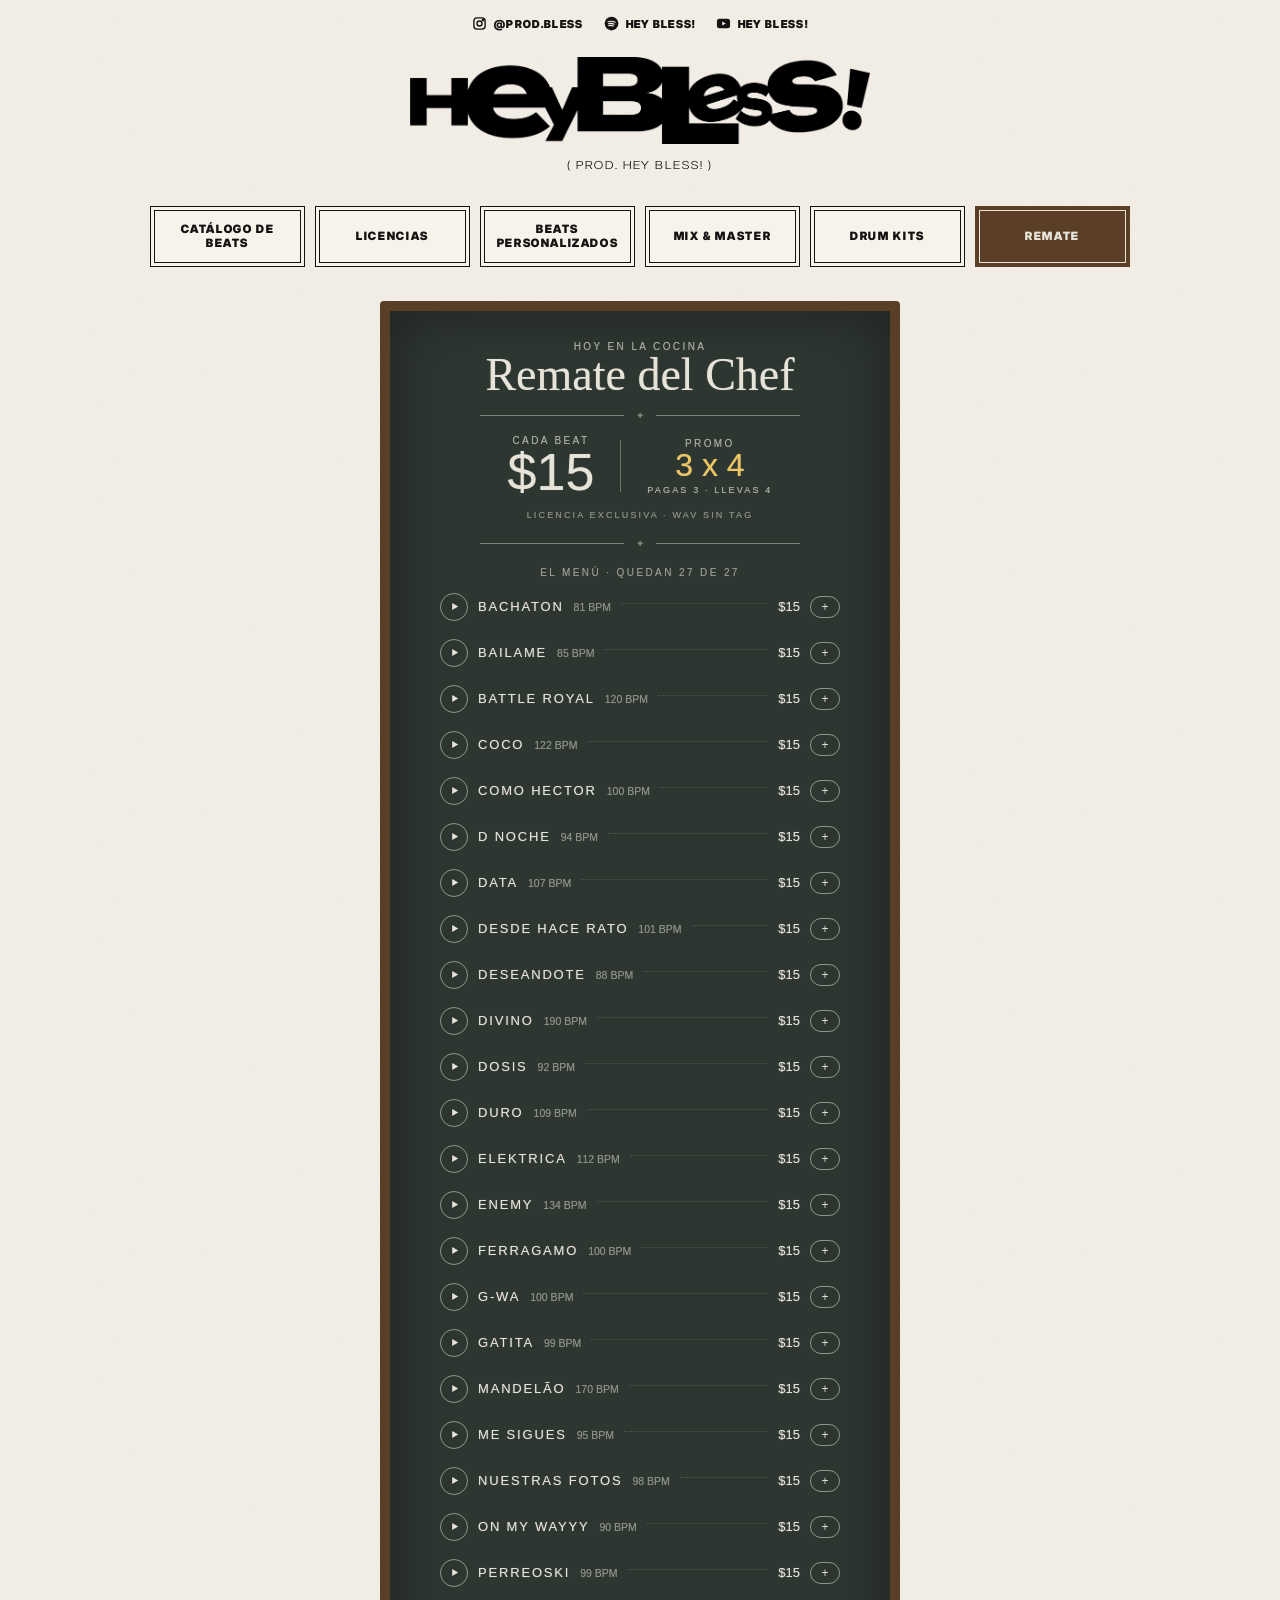
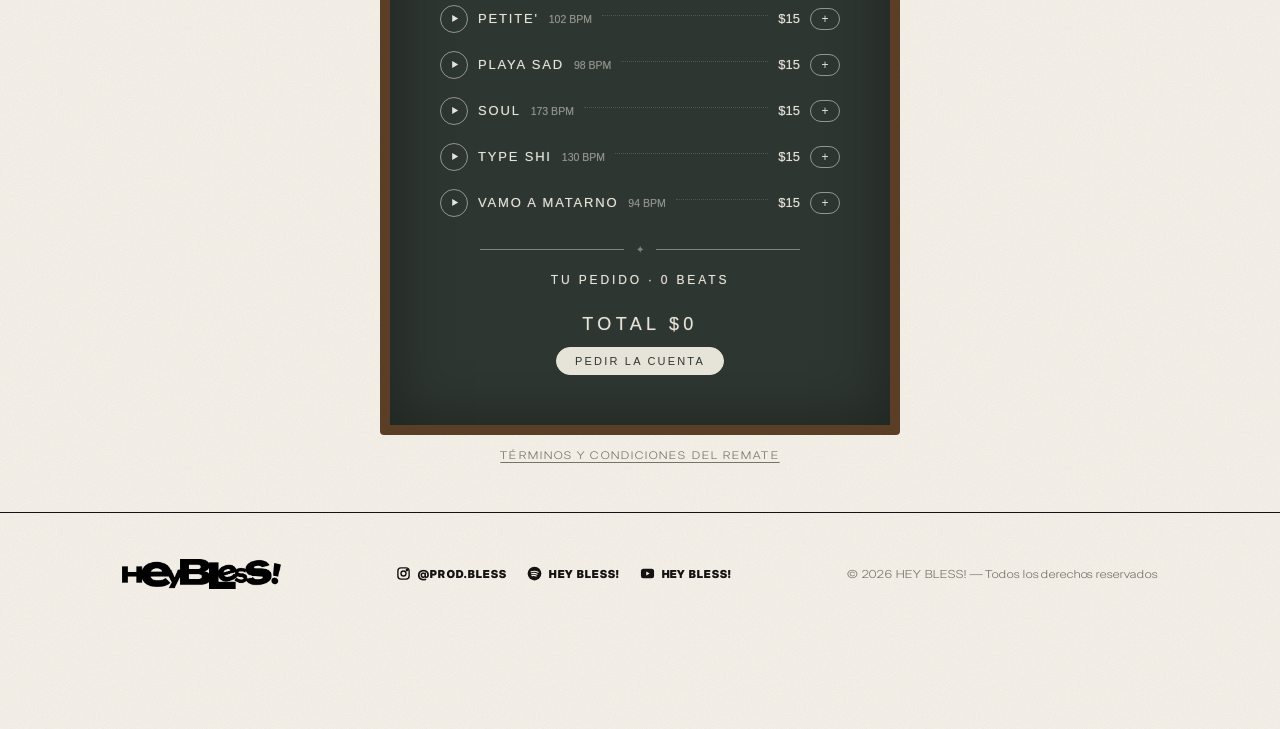
<file: remate.html>
<!DOCTYPE html>
<html lang="es">
<head>
<meta charset="utf-8">
<meta http-equiv="Content-Security-Policy" content="default-src 'self'; script-src 'self' 'sha256-hKwjqKKO4Ojd3++mbRgRwm4qcqVYV7Xxy5NjWGaQfZw=' https://www.paypal.com; style-src 'self' 'unsafe-inline' https://fonts.googleapis.com; font-src 'self' https://fonts.gstatic.com; img-src 'self' data: blob: https:; media-src 'self' blob: https://drive.google.com https://*.googleusercontent.com; connect-src 'self' https://script.google.com https://script.googleusercontent.com https://open.er-api.com https://*.paypal.com; frame-src https://*.paypal.com; object-src 'none'; base-uri 'self'; form-action 'self'; upgrade-insecure-requests">
<meta name="referrer" content="strict-origin-when-cross-origin">
<meta name="viewport" content="width=device-width, initial-scale=1">
<meta name="color-scheme" content="light">
<title>Remate del Chef · La Cocina — HEY BLESS!</title>
<meta name="description" content="Remate del Chef: beats exclusivos a $15 cada uno y 3x4. Solo WAV sin tag. Prod. HEY BLESS!">
<link rel="preconnect" href="https://fonts.googleapis.com">
<link rel="preconnect" href="https://fonts.gstatic.com" crossorigin>
<link href="https://fonts.googleapis.com/css2?family=Pinyon+Script&family=Josefin+Sans:wght@300;400&display=swap" rel="stylesheet">
<link rel="icon" type="image/png" href="img/favicon.png">
<meta property="og:type" content="website">
<meta property="og:title" content="Remate del Chef — HEY BLESS!">
<meta property="og:description" content="Beats exclusivos a $15 cada uno · 3x4 · WAV sin tag.">
<meta property="og:image" content="https://heybless.github.io/la-cocina/img/og.jpg">
<meta property="og:url" content="https://heybless.github.io/la-cocina/remate.html">
<meta name="twitter:card" content="summary_large_image">
<script>if(!matchMedia("(prefers-reduced-motion: reduce)").matches){document.documentElement.classList.add("hb-anim");setTimeout(function(){document.documentElement.classList.add("hb-ready")},1500)}</script>
<link rel="stylesheet" href="styles.css?v=5">
<style>
.board{--chalk:#e6e3d9;max-width:520px;margin:34px auto 0;background:#2e3631;border:10px solid #5a3e26;border-radius:4px;padding:30px 22px 26px;color:var(--chalk);text-align:center;font-family:"Josefin Sans",sans-serif;font-weight:300;text-shadow:0 0 1px rgba(230,227,217,.5);box-shadow:inset 0 0 60px rgba(0,0,0,.35)}
.board .cap{letter-spacing:.24em;text-transform:uppercase}
.board .sc{font-family:var(--script);font-weight:400}
.board button{font-family:"Josefin Sans",sans-serif;color:var(--chalk)}
.sep{display:flex;align-items:center;gap:12px;max-width:320px;margin:18px auto;opacity:.45;font-size:10px}
.sep::before,.sep::after{content:"";flex:1;border-top:1px solid var(--chalk)}
.offer{display:flex;justify-content:center;align-items:center;gap:26px}
.offer .v{width:1px;height:52px;background:rgba(230,227,217,.35)}
.offer .big{font-size:52px;font-weight:400;line-height:1}
.offer .pm{font-size:32px;font-weight:400;line-height:1;color:#f0c75e}
.rl{max-width:400px;margin:0 auto}
.ri{display:flex;align-items:center;gap:10px;padding:9px 0;font-size:13px;text-align:left}
.ri .nm{letter-spacing:.14em;text-transform:uppercase;font-size:13px;white-space:nowrap;overflow:hidden;text-overflow:ellipsis;max-width:46%}
.ri .mt{font-size:10.5px;opacity:.55;white-space:nowrap}
.ri .dots{flex:1;min-width:14px;border-bottom:1px dotted rgba(230,227,217,.35);transform:translateY(-3px)}
.ri .pr{white-space:nowrap}
.pb{width:28px;height:28px;flex:none;border-radius:50%;border:1px solid rgba(230,227,217,.55);display:inline-flex;align-items:center;justify-content:center}
.pb svg{width:11px;height:11px;fill:var(--chalk)}
.pb.on{background:var(--chalk)}.pb.on svg{fill:#2e3631}
.add{flex:none;border:1px solid rgba(230,227,217,.55);border-radius:14px;min-width:30px;padding:3px 9px;font-size:12px}
.add.on,.cta{background:var(--chalk)!important;color:#2e3631!important;border-color:var(--chalk)}
.cta{border:1px solid var(--chalk);border-radius:16px;padding:7px 18px;font-size:11px;letter-spacing:.2em;text-transform:uppercase}
.cta.gh{background:transparent!important;color:var(--chalk)!important}
.lnk{font-size:11px;text-decoration:underline;text-underline-offset:3px;opacity:.75;margin-top:12px}
.f{display:block;width:100%;max-width:320px;margin:6px auto;background:transparent;border:0;border-bottom:1px solid rgba(230,227,217,.4);color:var(--chalk);font-family:"Josefin Sans",sans-serif;font-size:13px;padding:8px 2px;text-align:center;outline:0}
.f::placeholder{color:rgba(230,227,217,.45);letter-spacing:.12em;text-transform:uppercase;font-size:11px}
.f:focus{border-bottom-color:var(--chalk)}
.err{color:#f0a59b;font-size:12px;min-height:16px;margin-top:8px}
.muted{opacity:.65}
.tc{max-width:520px;margin:14px auto 0;text-align:center;color:var(--mute)}
.tc summary{font-size:10.5px;letter-spacing:.2em;text-transform:uppercase;cursor:pointer;list-style:none;text-decoration:underline;text-underline-offset:3px}
.tc summary::-webkit-details-marker{display:none}
.tc ol{text-align:left;font-size:12.5px;line-height:1.65;margin:12px 0 0 18px}
.ph{padding:18px 0;font-size:13px;opacity:.7}
@media (max-width:520px){.board{padding:24px 14px;border-width:8px}.ri .mt{display:none}.ri .nm{max-width:60%}.offer{gap:16px}.offer .big{font-size:44px}}
.rp{position:fixed;left:0;right:0;bottom:0;z-index:50;background:#2e3631;border-top:6px solid #5a3e26;color:#e6e3d9;font-family:"Josefin Sans",sans-serif;font-weight:300;text-shadow:0 0 1px rgba(230,227,217,.45);box-shadow:0 -6px 24px rgba(0,0,0,.25)}
.rp[hidden]{display:none}
.rp .in{max-width:760px;margin:0 auto;padding:10px 16px 12px;display:grid;grid-template-columns:auto 1fr;gap:4px 14px;align-items:center}
.rp .pp{grid-row:span 2;width:44px;height:44px;border-radius:50%;border:1px solid #e6e3d9;display:flex;align-items:center;justify-content:center;background:#e6e3d9}
.rp .pp svg{width:16px;height:16px;fill:#2e3631}
.rp .top{display:flex;align-items:baseline;gap:10px;min-width:0}
.rp .tt{letter-spacing:.16em;text-transform:uppercase;font-size:13px;white-space:nowrap;overflow:hidden;text-overflow:ellipsis}
.rp .mt{font-size:11px;opacity:.55;white-space:nowrap}
.rp .tm{margin-left:auto;font-size:11px;opacity:.8;white-space:nowrap;font-variant-numeric:tabular-nums}
.rp .bar{position:relative;height:18px;display:flex;align-items:center}
.rp input[type=range]{-webkit-appearance:none;appearance:none;width:100%;height:4px;background:rgba(230,227,217,.25);border-radius:2px;outline:0;position:relative;margin:0}
.rp input[type=range]::-webkit-slider-thumb{-webkit-appearance:none;width:14px;height:14px;border-radius:50%;background:#e6e3d9;cursor:pointer}
.rp input[type=range]::-moz-range-thumb{width:14px;height:14px;border:0;border-radius:50%;background:#e6e3d9;cursor:pointer}
body{padding-bottom:110px}
@media (max-width:520px){.rp .mt{display:none}</style>
</head>
<body data-page="remate">

<div class="wrap">
  <div class="topbar"><div class="socials" id="socials"></div></div>
  <div class="brand">
    <a href="index.html"><img src="img/logo.png" alt="HEY BLESS!"></a>
    <div class="caps prod">( Prod. HEY BLESS! )</div>
  </div>
  <nav class="menu" id="menu"></nav>

  <main class="board" id="board">
    <div class="cap" style="font-size:10px;opacity:.7">Hoy en la cocina</div>
    <h1 class="sc" style="font-size:46px;line-height:1">Remate del Chef</h1>
    <div class="sep" style="margin:12px auto 14px">✦</div>
    <div class="offer">
      <div><div class="cap" style="font-size:10px;opacity:.7">Cada beat</div><div class="big">$<span id="precio">15</span></div></div>
      <div class="v"></div>
      <div><div class="cap" style="font-size:10px;opacity:.7">Promo</div><div class="pm">3 x 4</div><div class="cap" style="font-size:9px;opacity:.75;margin-top:4px">Pagas 3 · llevas 4</div></div>
    </div>
    <div class="cap" style="font-size:9px;opacity:.55;margin-top:12px">Licencia exclusiva · WAV sin tag</div>
    <div class="sep">✦</div>

    <div id="menu-sec">
      <div class="cap" style="font-size:10px;opacity:.6;margin-bottom:6px">El menú · <span id="quedan">…</span></div>
      <div class="rl" id="rlist"><div class="ph">Escribiendo el menú en la pizarra…</div></div>
      <div class="sep">✦</div>
      <div id="cart">
        <div class="cap" style="font-size:12px">Tu pedido · <span id="cnt">0 beats</span></div>
        <div id="free" class="muted" style="font-size:12px;min-height:17px;margin-top:4px"></div>
        <div class="cap" style="font-size:18px;font-weight:400;margin:6px 0 12px">Total <span id="tot">$0</span></div>
        <button class="cta" id="go">Pedir la cuenta</button>
        <div class="err" id="err"></div>
      </div>
    </div>

    <div id="pay" hidden>
      <div class="cap" style="font-size:12px">La cuenta</div>
      <div id="sum" class="muted" style="font-size:12px;line-height:1.7;margin:6px 0 12px"></div>
      <input class="f" id="fn" placeholder="Tu nombre" autocomplete="name">
      <input class="f" id="fa" placeholder="Nombre artístico (opcional)">
      <div style="position:absolute;left:-9999px;width:1px;height:1px;overflow:hidden" aria-hidden="true"><label>No llenes este campo <input id="fweb" tabindex="-1" autocomplete="off"></label></div>
      <input class="f" id="fe" type="email" placeholder="Tu correo (aquí llegan los WAV)" autocomplete="email">
      <label style="display:block;font-size:11.5px;margin:14px 0"><input type="checkbox" id="fterm" style="vertical-align:-2px;margin-right:6px">Acepto los <a href="#terminos" id="vt">términos del remate</a></label>
      <div class="muted" style="font-size:12px;margin-bottom:10px">Total con comisión de PayPal: <b style="font-weight:400" id="ptot"></b></div>
      <a class="cta" id="pp" href="#" target="_blank" rel="noopener" style="display:inline-block;text-decoration:none">1 · Pagar con PayPal</a><br>
      <button class="cta gh" id="sent" style="margin-top:10px">2 · Ya pagué, enviar pedido</button>
      <div class="err" id="err2"></div>
      <div class="muted" style="font-size:11px;margin-top:6px">Pon tu código <b style="font-weight:400" id="code"></b> en la nota del pago. ¿Pagas en soles? <a id="wa" href="#" target="_blank" rel="noopener">Escríbeme por WhatsApp</a>.</div>
      <button class="lnk" id="back">volver al menú</button>
    </div>

    <div id="done" hidden>
      <div class="sc" style="font-size:40px;line-height:1.1">¡Pedido recibido!</div>
      <p style="font-size:13px;line-height:1.7;margin:10px auto 0;max-width:360px" id="donemsg"></p>
    </div>
  </main>

  <details class="tc" id="terminos"><summary>Términos y condiciones del remate</summary><ol id="tlist">
    <li>Los beats del Remate del Chef se venden en calidad de productor fantasma: puedes lanzar y registrar la canción como tuya sin dar créditos a HEY BLESS!.</li>
    <li>HEY BLESS! no reclama créditos, regalías, splits ni Content ID sobre la canción.</li>
    <li>Venta exclusiva: el beat se retira de la venta y no se vuelve a vender.</li>
    <li>Se entrega solo el WAV sin tag. No incluye stems ni licencia firmada; tu comprobante de pago y el correo de entrega son tu constancia de compra.</li>
    <li>No se permite revender ni redistribuir el beat como instrumental.</li>
    <li>Por ser un producto digital, no hay devoluciones después de la entrega.</li>
  </ol></details>
</div>

<footer>
  <div class="wrap foot">
    <img src="img/logo.png" alt="HEY BLESS!">
    <div class="socials" id="socials2"></div>
    <small>© <span id="yr"></span> HEY BLESS! — Todos los derechos reservados</small>
  </div>
</footer>

<div class="rp" id="rp" hidden><div class="in">
  <button class="pp" id="rp-play" aria-label="Reproducir o pausar"></button>
  <div class="top"><span class="tt" id="rp-t"></span><span class="mt" id="rp-m"></span><span class="tm" id="rp-time">0:00 / 0:00</span></div>
  <div class="bar"><input type="range" id="rp-seek" min="0" max="1000" step="1" value="0" aria-label="Posición del beat"></div>
</div></div>

<audio id="audio" preload="none"></audio>
<script src="anim.js?v=1"></script>
<script src="config.js?v=4"></script>
<script src="remate.js?v=6"></script>
</body>
</html>
</file>
<file: styles.css>
@font-face{font-family:"Nebula Sans";src:url("fonts/NebulaSans-Regular.woff2") format("woff2");font-weight:400;font-display:swap}
@font-face{font-family:"Nebula Sans";src:url("fonts/NebulaSans-Black.woff2") format("woff2");font-weight:900;font-display:swap}
:root{
  --ink:#151311; --paper:#f7f3eb; --paper2:#efe9de; --mute:#7a7268; --line:rgba(21,19,17,.22); --red:#b3121b;
  --sans:"Nebula Sans",system-ui,sans-serif; --script:"Pinyon Script",cursive;
  color-scheme:light;
}
*{box-sizing:border-box;margin:0;padding:0}
html{scroll-behavior:smooth}
body{font-family:var(--sans);font-weight:400;color:var(--ink);background:var(--paper);overflow-x:hidden;padding-bottom:100px;-webkit-font-smoothing:antialiased;
  background-image:url("data:image/svg+xml,%3Csvg xmlns='http://www.w3.org/2000/svg' width='220' height='220'%3E%3Cfilter id='n'%3E%3CfeTurbulence type='fractalNoise' baseFrequency='.9' numOctaves='3' stitchTiles='stitch'/%3E%3CfeColorMatrix values='0 0 0 0 0 0 0 0 0 0 0 0 0 0 0 0 0 0 .045 0'/%3E%3C/filter%3E%3Crect width='100%25' height='100%25' filter='url(%23n)'/%3E%3C/svg%3E")}
a{color:inherit}
button,input,select{font:inherit;color:var(--ink)}
button{cursor:pointer;background:none;border:0}
b,strong,.blk{font-weight:900}
.wrap{max-width:1080px;margin:0 auto;padding:0 22px}
.caps{text-transform:uppercase;letter-spacing:.18em;font-size:11px}

/* ---------- frames: thin double hairline, like a menu card ---------- */
.frame{position:relative;z-index:2;background:var(--paper);border:1px solid var(--ink);outline:1px solid var(--ink);outline-offset:-7px}
.title{font-family:var(--script);font-weight:400;font-size:clamp(46px,6.4vw,76px);line-height:1;text-align:center}
.orn{display:flex;align-items:center;justify-content:center;gap:14px;color:var(--ink);margin:10px auto 34px}
.orn::before,.orn::after{content:"";height:1px;width:min(120px,20vw);background:var(--ink)}
.orn span{font-size:10px}
.btn{display:inline-flex;align-items:center;justify-content:center;gap:9px;font-weight:900;text-transform:uppercase;letter-spacing:.14em;font-size:12px;
  border:1px solid var(--ink);background:var(--ink);color:var(--paper);padding:13px 22px;text-decoration:none;transition:background .15s,color .15s,border-color .15s}
.btn:hover{background:var(--red);border-color:var(--red)}
.btn.ghost{background:transparent;color:var(--ink)}
.btn.ghost:hover{background:var(--ink);color:var(--paper);border-color:var(--ink)}
.btn.sm{padding:9px 14px;font-size:11px}
.btn[disabled]{opacity:.35;pointer-events:none}
.pill{display:inline-flex;align-items:center;gap:10px;border:2px solid var(--ink);border-radius:999px;padding:10px 22px;font-weight:900;text-transform:uppercase;letter-spacing:.06em;font-size:clamp(14px,1.7vw,18px);text-decoration:none;background:var(--paper);transition:background .15s,color .15s}
a.pill:hover{background:var(--ink);color:var(--paper)}
a.pill svg{width:18px;height:18px}

/* ---------- top ---------- */
.topbar{display:flex;justify-content:center;padding:16px 0 0}
.topbar .socials{justify-content:center}
.socials{display:flex;gap:20px;flex-wrap:wrap}
.socials a{display:inline-flex;align-items:center;gap:7px;text-decoration:none;text-transform:uppercase;letter-spacing:.12em;font-size:11px;font-weight:900}
.socials a:hover{color:var(--red)}
.socials svg{width:15px;height:15px}
.brand{text-align:center;padding:26px 0 8px}
.brand img{width:min(460px,82vw);display:block;margin:0 auto}
.brand .prod{margin-top:14px}
nav.menu{display:grid;grid-template-columns:repeat(6,1fr);gap:10px;max-width:980px;margin:26px auto 0}
nav.menu a.on{background:var(--ink);color:var(--paper);outline-color:var(--paper)}
nav.menu a{display:flex;align-items:center;justify-content:center;min-height:52px;line-height:1.25;border:1px solid var(--ink);outline:1px solid var(--ink);outline-offset:-5px;padding:15px 8px;text-align:center;text-decoration:none;font-weight:900;font-size:11.5px;letter-spacing:.14em;text-transform:uppercase;background:var(--paper);transition:background .15s,color .15s}
nav.menu a:hover{background:var(--ink);color:var(--paper);outline-color:var(--paper)}
nav.menu a.rem{background:#2e3631;border-color:#2e3631;outline-color:#e6e3d9;color:#e6e3d9}
nav.menu a.rem:hover,nav.menu a.rem.on{background:#5a3e26;border-color:#5a3e26}

/* hero */
.hero{padding:44px 0 20px;text-align:center}
.hero .title{font-size:clamp(58px,9vw,112px)}
.feat{max-width:720px;margin:0 auto;padding:30px 34px;text-align:left}
.feat .tag-top{position:absolute;top:-9px;left:50%;transform:translateX(-50%);background:var(--paper);padding:0 12px}
.feat-top{display:flex;gap:20px;align-items:center}
.feat .cover{width:112px;height:112px;flex:none}
.feat h2{font-weight:900;font-size:26px;text-transform:uppercase;letter-spacing:.02em;line-height:1.05}
.meta{color:var(--mute);font-size:13px;letter-spacing:.06em;margin-top:6px}
.feat .wave{margin:22px 0 18px;height:46px}
.feat-actions{display:flex;gap:14px;align-items:center;flex-wrap:wrap}
.from{font-size:13px;color:var(--mute)}
.from b{color:var(--ink);font-size:16px}

/* covers */
.cover{position:relative;background:var(--ink);color:var(--paper);display:grid;place-items:center;overflow:hidden}
.cover img{width:100%;height:100%;object-fit:cover}
.cover .gen{font-family:var(--script);font-size:22px;line-height:.95;text-align:center;padding:6px}
.cover::after{content:"";position:absolute;inset:5px;border:1px solid rgba(247,243,235,.45)}

/* play button with LED ring */
.play{position:relative;width:52px;height:52px;border-radius:50%;flex:none;display:grid;place-items:center;border:1px solid var(--ink);background:var(--paper)}
.play svg.ring{position:absolute;inset:-6px;width:calc(100% + 12px);height:calc(100% + 12px);transform:rotate(-90deg);pointer-events:none}
.play svg.ring circle{fill:none;stroke-width:2}
.play .bg{stroke:rgba(0,0,0,.08)}
.play .fg{stroke:var(--red);stroke-linecap:round;transition:stroke-dashoffset .2s linear}
.play .ico{width:16px;height:16px}
.play.on{background:var(--ink);color:var(--paper)}
.play.on .ico{color:#fff}
.play.sm{width:40px;height:40px}
.play.sm .ico{width:13px;height:13px}

.wave{display:flex;align-items:center;gap:2px;cursor:pointer;height:36px;overflow:hidden;min-width:0}
.wave i{flex:1;background:var(--ink);opacity:.2;min-width:1px}
.wave i.p{background:var(--red);opacity:1}

section{padding:64px 0 20px;position:relative}

/* catalog (menu rows) */
.filters{display:flex;gap:10px;flex-wrap:wrap;align-items:center;justify-content:center;margin-bottom:22px}
.filters input,.filters select{font-size:13px;border:1px solid var(--ink);background:var(--paper);color:var(--ink);padding:11px 14px;outline:none;border-radius:0;-webkit-appearance:none;appearance:none}
.filters input::placeholder{color:var(--mute);opacity:1}
.filters select{padding-right:34px;background-image:url("data:image/svg+xml,%3Csvg xmlns='http://www.w3.org/2000/svg' width='10' height='6'%3E%3Cpath d='M0 0l5 6 5-6z' fill='%23151311'/%3E%3C/svg%3E");background-repeat:no-repeat;background-position:right 12px center}
.filters select option{color:#151311;background:#f7f3eb}
.filters input{flex:1;min-width:220px;max-width:420px}
.filters input:focus,.filters select:focus{border-color:var(--red)}
.chip{font-weight:900;font-size:10.5px;letter-spacing:.14em;text-transform:uppercase;border:1px solid var(--ink);padding:9px 13px;background:var(--paper)}
.chip.on{background:var(--ink);color:var(--paper)}
.list{padding:14px 34px}
.row{display:grid;grid-template-columns:auto 58px minmax(0,1fr) auto auto;gap:18px;align-items:center;padding:18px 0;border-bottom:1px solid var(--line)}
.row:last-child{border-bottom:0}
.row .cover{width:58px;height:58px}
.row .cover .gen{font-size:15px}
.row .cover::after{inset:3px}
.dish{min-width:0}
.dish-line{display:flex;align-items:baseline;gap:10px}
.dish h3{font-weight:900;font-size:16px;text-transform:uppercase;letter-spacing:.04em;cursor:pointer;white-space:nowrap;overflow:hidden;text-overflow:ellipsis}
.dish h3:hover{color:var(--red)}
.dots{flex:1;border-bottom:1px dotted var(--ink);opacity:.5;transform:translateY(-4px);min-width:20px}
.dish .pr{font-weight:900;font-size:15px;white-space:nowrap}
.dish .pr small{font-weight:400;color:var(--mute);font-size:12px;margin-left:6px}
.dish .meta{font-size:12px}
.tags{display:inline}
.tags span{font-style:italic;color:var(--mute)}
.row.sold{opacity:.5}
.stamp{font-family:var(--script);font-size:30px;color:var(--red);transform:rotate(-6deg);display:inline-block;line-height:1}
.empty{padding:30px;text-align:center}

/* licenses */
.lic-grid{display:grid;grid-template-columns:3fr 1fr;gap:26px}
.lic-group{padding:30px 22px 22px}
.lic-group>.caps{display:block;text-align:center;margin-bottom:20px;font-weight:900}
.excl>.caps{padding-right:40px}
.lic-cols{display:grid;grid-template-columns:repeat(3,1fr);gap:16px}
.lic{border:1px solid var(--line);display:flex;flex-direction:column;text-align:center;padding:22px 14px 18px;background:var(--paper)}
.lic .name{font-family:var(--script);font-size:34px;line-height:1}
.lic ul{list-style:none;padding:16px 0;flex:1}
.lic li{font-size:12.5px;line-height:1.35;margin:8px 0}
.lic .ideal{font-size:10.5px;letter-spacing:.14em;text-transform:uppercase;color:var(--mute);border-top:1px solid var(--line);padding-top:14px}
.lic .ideal b{display:block;color:var(--ink);letter-spacing:.06em;margin-top:4px}
.lic .amt{font-weight:900;font-size:34px;margin-top:12px;line-height:1}
.lic .amt small{display:block;font-weight:400;font-size:12px;color:var(--mute);margin-top:6px}
.excl{position:relative}
.burst{position:absolute;display:grid;place-items:center;z-index:4}
.burst svg{position:absolute;inset:0}
.burst span{position:relative;text-align:center;line-height:1}
.excl .burst{top:-42px;right:-30px;width:112px;height:112px}
.excl .burst span{font-weight:900;font-size:11px;letter-spacing:.1em;text-transform:uppercase;transform:rotate(10deg)}
.fine{font-size:11px;color:var(--mute);margin-top:22px;text-align:center;max-width:760px;margin-left:auto;margin-right:auto;line-height:1.5}

/* personalizados / mix */
.custom{display:grid;grid-template-columns:1.15fr 1fr;padding:46px 42px 40px}
.custom .script{font-family:var(--script);font-size:clamp(50px,6vw,84px);line-height:.92;overflow-wrap:anywhere}
.custom .pill{margin:20px 0 22px}
.custom p{font-size:14px;line-height:1.6;max-width:440px;margin-bottom:12px}
.custom .desde{font-size:14px;margin-top:6px}
.custom .desde b{font-size:22px}
.inc{border-left:1px solid var(--ink);padding:62px 0 0 34px;position:relative}
.inc h3{font-weight:900;font-size:13px;letter-spacing:.2em;margin-bottom:12px}
.inc ul{list-style:none}
.inc li{font-size:14px;padding:8px 0;border-bottom:1px solid var(--line)}
.custom .burst{top:-34px;right:-30px;width:156px;height:156px}
.custom .burst span{font-weight:900;font-size:30px;transform:rotate(-8deg)}
.custom .burst sup{font-size:14px}
.works{margin-top:28px}
.work{display:grid;grid-template-columns:auto minmax(0,1.4fr) minmax(50px,1fr) auto;gap:14px;align-items:center;padding:10px 0;border-bottom:1px solid var(--line)}
.work .w-t{font-weight:900;font-size:12.5px;text-transform:uppercase;line-height:1.2;overflow:hidden;text-overflow:ellipsis;white-space:nowrap}
.work .w-t small{display:block;font-weight:400;color:var(--mute);text-transform:none;font-size:12px}
.work .wave{height:24px}
.work .time{font-size:11px;color:var(--mute);font-variant-numeric:tabular-nums}

/* steps & faq */
.steps{display:grid;grid-template-columns:repeat(4,1fr);gap:18px}
.step{padding:28px 22px;text-align:center}
.step .n{font-family:var(--script);font-size:54px;line-height:.9;color:var(--red)}
.step h3{font-weight:900;font-size:13px;letter-spacing:.14em;text-transform:uppercase;margin:12px 0 10px}
.step p{font-size:13px;line-height:1.55}
.step .opt-tag{display:inline-block;font-size:10px;letter-spacing:.12em;text-transform:uppercase;border:1px solid var(--ink);padding:3px 8px;margin-bottom:6px}
.faq{padding:12px 36px}
.faq details{border-bottom:1px solid var(--line);padding:18px 0}
.faq details:last-child{border:0}
.faq summary{font-weight:900;font-size:13px;letter-spacing:.06em;text-transform:uppercase;cursor:pointer;list-style:none;display:flex;justify-content:space-between;gap:10px}
.faq summary::-webkit-details-marker{display:none}
.faq summary::after{content:"+";font-weight:400;font-size:20px;line-height:.8}
.faq details[open] summary::after{content:"−";color:var(--red)}
.faq p{font-size:14px;line-height:1.65;margin-top:10px;max-width:760px}

footer{padding:46px 0 30px;margin-top:50px;border-top:1px solid var(--ink)}
.foot{display:flex;justify-content:space-between;gap:20px;align-items:center;flex-wrap:wrap}
.foot img{height:30px}
.foot small{font-size:11px;letter-spacing:.08em;color:var(--mute)}

/* sticky player */
.player{position:fixed;left:0;right:0;bottom:0;z-index:50;background:var(--ink);color:var(--paper);transform:translateY(110%);visibility:hidden;transition:transform .3s,visibility .3s}
.player.show{transform:none;visibility:visible}
.player .in{max-width:1080px;margin:0 auto;padding:12px 22px;display:grid;grid-template-columns:auto auto minmax(0,1fr) auto auto;gap:16px;align-items:center}
.player .play{background:var(--ink);border-color:var(--paper);color:var(--paper)}
.player .play .bg{stroke:rgba(255,255,255,.15)}
.player .cover{width:46px;height:46px}
.player .t{font-weight:900;text-transform:uppercase;font-size:13px;letter-spacing:.04em;line-height:1.2;white-space:nowrap;overflow:hidden;text-overflow:ellipsis}
.player .t small{display:block;font-weight:400;font-size:11.5px;color:#b9b1a6;text-transform:none;letter-spacing:.04em}
.player .wave i{background:var(--paper)}
.player .wave i.p{background:var(--red)}
.player .time{font-size:12px;color:#b9b1a6;font-variant-numeric:tabular-nums}
.player .btn{background:var(--paper);color:var(--ink);border-color:var(--paper)}
.player .btn:hover{background:var(--red);color:#fff;border-color:var(--red)}

/* modal */
.modal{position:fixed;inset:0;z-index:80;background:rgba(21,19,17,.5);display:none;align-items:flex-start;justify-content:center;padding:28px 14px;overflow-y:auto}
.modal.open{display:flex}
.sheet{width:100%;max-width:820px;padding:34px 36px;margin:auto 0}
.x{position:absolute;top:16px;right:20px;font-size:28px;line-height:1;z-index:5}
.x:hover{color:var(--red)}
.m-head{display:flex;gap:18px;align-items:center;padding-right:30px}
.m-head .cover{width:92px;height:92px;flex:none}
.m-head h2{font-weight:900;font-size:24px;text-transform:uppercase;line-height:1.05}
.pick{display:grid;grid-template-columns:repeat(4,1fr);gap:10px;margin:22px 0}
.opt{border:1px solid var(--ink);padding:14px 12px;text-align:left;background:var(--paper);position:relative}
.opt .o-n{font-family:var(--script);font-size:24px;line-height:1;min-height:26px}
.opt b{display:block;font-size:24px;margin:8px 0 2px}
.opt small{font-size:11px;color:var(--mute);display:block;line-height:1.3}
.opt.sel{background:var(--ink);color:var(--paper)}
.opt.sel small{color:#b9b1a6}
.opt .led{position:absolute;top:12px;right:12px;width:8px;height:8px;border-radius:50%;border:1px solid currentColor}
.opt.sel .led{background:var(--red);border-color:var(--red);box-shadow:0 0 8px var(--red)}
.detail{display:grid;grid-template-columns:1.2fr 1fr;gap:22px}
.detail ul{list-style:none}
.detail li{font-size:13px;padding:6px 0;border-bottom:1px solid var(--line)}
.sum{border:1px solid var(--ink);padding:18px}
.ln{display:flex;justify-content:space-between;gap:10px;font-size:13px;margin:6px 0}
.ln.tot{border-top:1px solid var(--ink);margin-top:12px;padding-top:12px;font-weight:900;font-size:20px}
.ln.sub{color:var(--mute);font-size:12px}
.field{display:block;margin-bottom:14px}
.field span{display:block;font-weight:900;font-size:10.5px;letter-spacing:.16em;text-transform:uppercase;margin-bottom:6px}
.field input{width:100%;border:1px solid var(--ink);background:var(--paper);color:var(--ink);padding:12px 14px;font-size:15px;outline:none;border-radius:0}
.field input:focus{border-color:var(--red)}
.field input.bad{border-color:var(--red);background:#fbeceb}
.tabs{display:grid;grid-template-columns:1fr 1fr;border:1px solid var(--ink);margin:6px 0 16px}
.tabs button{padding:13px;font-weight:900;font-size:12px;letter-spacing:.14em;text-transform:uppercase}
.tabs button.on{background:var(--ink);color:var(--paper)}
.note{font-size:12.5px;color:var(--mute);line-height:1.5;margin-top:10px}
.code{font-size:13px;background:var(--paper2);border:1px solid var(--line);padding:12px 14px;white-space:pre-wrap;margin:8px 0 10px;line-height:1.5}
.done{text-align:center;padding:10px 0}
.done .title{font-size:64px}
.dl{display:flex;gap:10px;justify-content:center;flex-wrap:wrap;margin:18px 0}
.spin{width:28px;height:28px;border:2px solid var(--line);border-top-color:var(--red);border-radius:50%;animation:sp 0.8s linear infinite;margin:18px auto}
@keyframes sp{to{transform:rotate(360deg)}}
#pp-buttons{min-height:48px;margin-top:12px}
.toast{position:fixed;left:50%;bottom:110px;transform:translateX(-50%);background:var(--ink);color:var(--paper);font-weight:900;letter-spacing:.1em;text-transform:uppercase;font-size:11px;padding:11px 18px;z-index:99;opacity:0;transition:opacity .2s;pointer-events:none}
.toast.show{opacity:1}

/* chef peeking */
#chef{position:absolute;z-index:1;width:92px;pointer-events:none;opacity:0;will-change:transform;filter:drop-shadow(1px 2px 0 rgba(0,0,0,.18))}

@media (max-width:900px){
  nav.menu{grid-template-columns:1fr 1fr}
  .lic-grid,.lic-cols,.custom,.detail{grid-template-columns:1fr}
  .inc{border-left:0;border-top:1px solid var(--ink);padding:28px 0 0;margin-top:26px}
  .custom{padding:40px 24px 30px}
  .custom .burst{width:128px;height:128px;top:-30px;right:-12px}
  .custom .burst span{font-size:24px}
  .steps{grid-template-columns:1fr 1fr}
  .list{padding:8px 18px}
  .row{grid-template-columns:auto minmax(0,1fr) auto;gap:14px}
  .row .cover{display:none}
  .pick{grid-template-columns:1fr 1fr}
  .sheet{padding:30px 20px}
  .player .in{grid-template-columns:auto minmax(0,1fr) auto;gap:12px}
  .player .cover,.player .time{display:none}
  .player .wave{grid-column:1/-1;grid-row:2;height:22px}
  .work{grid-template-columns:auto minmax(0,1fr) auto}
  .work .wave{grid-column:2/4;grid-row:2}
}
@media (max-width:540px){
  .steps{grid-template-columns:1fr}
  .row .act .btn{padding:8px 10px}
  .dish .pr small{display:none}
  .dish h3{white-space:normal}
  .feat{padding:26px 20px}
  .feat .cover{width:84px;height:84px}
  .excl .burst{right:-8px}
}
@media (prefers-reduced-motion:reduce){#chef{display:none}}

/* ---------- v3 additions ---------- */
.share{display:inline-flex;align-items:center;gap:6px;font-weight:900;font-size:10.5px;letter-spacing:.14em;text-transform:uppercase;border-bottom:1px solid var(--ink);padding:2px 0}
.share:hover{color:var(--red);border-color:var(--red)}
.share svg{width:13px;height:13px}
.ab{display:inline-flex;border:1px solid var(--ink)}
.ab button{font-weight:900;font-size:9.5px;letter-spacing:.12em;text-transform:uppercase;padding:5px 8px}
.ab button.on{background:var(--ink);color:var(--paper)}
.work.mx{grid-template-columns:auto minmax(0,1.3fr) auto minmax(40px,1fr) auto}
.pen-note{font-size:12px;color:var(--mute);margin-top:10px;line-height:1.5}
.pen-note a{color:var(--ink);font-weight:900}

/* drum kits */
.kits-grid{display:grid;grid-template-columns:repeat(auto-fill,minmax(250px,1fr));gap:24px}
.kit-card{padding:16px;text-align:center;cursor:pointer;transition:transform .15s}
.kit-card:hover{transform:translateY(-3px)}
.kit-card .cover{aspect-ratio:1;width:100%}
.kit-card .cover .gen{font-size:34px}
.kit-card h3{font-weight:900;font-size:15px;letter-spacing:.06em;text-transform:uppercase;margin:16px 0 4px}
.kit-card .meta{margin:0 0 10px}
.kit-card .amt{font-weight:900;font-size:22px}
.kit{padding:40px 40px 34px;margin-top:40px}
.kit-top{display:grid;grid-template-columns:1fr 1.1fr;gap:40px}
.kit-art .cover{aspect-ratio:1;width:100%}
.kit-art .cover .gen{font-size:52px}
.thumbs{display:grid;grid-template-columns:repeat(4,1fr);gap:8px;margin-top:10px}
.thumbs button{aspect-ratio:1;border:1px solid var(--line);overflow:hidden;padding:0}
.thumbs button.on{border-color:var(--red)}
.thumbs img{width:100%;height:100%;object-fit:cover}
.kit-info .script{font-family:var(--script);font-size:clamp(48px,6vw,78px);line-height:.95}
.kit-info .price{font-weight:900;font-size:40px;margin:16px 0 4px}
.kit-info p{font-size:14.5px;line-height:1.65;margin:12px 0}
.kit-actions{display:flex;gap:16px;align-items:center;flex-wrap:wrap;margin:18px 0 6px}
.badges2{display:flex;gap:8px;flex-wrap:wrap;margin-top:16px}
.badges2 span{font-size:10.5px;font-weight:900;letter-spacing:.12em;text-transform:uppercase;border:1px solid var(--ink);padding:6px 9px}
.kit-cols{display:grid;grid-template-columns:1.2fr 1fr;gap:40px;margin-top:40px;padding-top:34px;border-top:1px solid var(--ink)}
.kit h4{font-weight:900;font-size:12px;letter-spacing:.2em;text-transform:uppercase;margin:0 0 12px}
.menu-ln{display:flex;align-items:baseline;gap:10px;padding:8px 0;font-size:14px}
.menu-ln b{white-space:nowrap}
.demo-group{margin-bottom:22px}
.demo-group .caps{font-weight:900;color:var(--mute);display:block;margin-bottom:4px}
.refs{display:flex;flex-wrap:wrap;gap:8px}
.refs span{font-family:var(--script);font-size:26px;line-height:1;border-bottom:1px solid var(--line);padding:0 4px 4px}
.kit .box{margin-bottom:30px}
.back{font-weight:900;font-size:11px;letter-spacing:.14em;text-transform:uppercase;display:inline-block;margin-bottom:16px}
.back:hover{color:var(--red)}
@media (max-width:900px){
  .kit{padding:30px 20px}
  .kit-top,.kit-cols{grid-template-columns:1fr;gap:26px}
  .work.mx{grid-template-columns:auto minmax(0,1fr) auto}
  .work.mx .wave{grid-column:2/4;grid-row:2}
  .work.mx .time{display:none}
}
.os{display:grid;gap:12px;align-items:start}
.work.has-cover{grid-template-columns:auto 42px minmax(0,1fr) auto;row-gap:6px}
.work.has-cover .wave{grid-column:3/5;grid-row:2;height:20px}
.work .cover{width:42px;height:42px}
.work .cover .gen{font-size:10px;line-height:1}
.work .cover::after{inset:2px}
.custom>div,.inc,.works{min-width:0}
@media (max-width:540px){.custom .script{font-size:clamp(40px,12.5vw,60px)}}

/* promo */
.promo{border:1px solid var(--ink);outline:1px solid var(--ink);outline-offset:-6px;background:var(--ink);color:var(--paper);text-align:center;padding:26px 20px;margin:0 auto 30px;max-width:760px;position:relative;z-index:2}
.promo .caps{color:#d9cfbf}
.promo-t{font-family:var(--script);font-size:clamp(42px,5vw,60px);line-height:1;margin:6px 0 4px}
.promo p{font-size:15px}
.promo small{display:block;font-size:12px;color:#b9b1a6;margin-top:6px}
.gift{border:1px dashed var(--ink);padding:12px;margin-top:14px}
.gift p{font-size:12.5px;margin:6px 0 8px}
.gift select{width:100%;border:1px solid var(--ink);background:var(--paper);color:var(--ink);padding:10px;font:inherit;font-size:13px;border-radius:0}
.gift select.bad{border-color:var(--red);background:#fbeceb}
/* reviews */
.reviews{display:grid;grid-template-columns:repeat(2,1fr);gap:24px}
.review{padding:30px 30px 24px;display:flex;flex-direction:column}
.review .stars{color:var(--red);font-size:20px;letter-spacing:4px}
.review .caps{margin-top:4px;color:var(--mute)}
.review blockquote{font-size:14.5px;line-height:1.65;margin:16px 0 20px;flex:1;font-style:italic}
.critic{display:flex;gap:12px;align-items:center;border-top:1px solid var(--line);padding-top:14px}
.critic img,.critic .ini{width:46px;height:46px;border-radius:50%;object-fit:cover;flex:none}
.critic .ini{display:grid;place-items:center;background:var(--ink);color:var(--paper);font-weight:900;font-size:14px;letter-spacing:.05em}
.critic b{display:flex;align-items:center;gap:5px;font-size:14px;text-transform:uppercase;letter-spacing:.04em}
.critic a{font-size:12.5px;color:var(--mute);text-decoration:none}
.critic a:hover{color:var(--red)}
.ver{width:16px;height:16px;flex:none}
@media (max-width:760px){.reviews{grid-template-columns:1fr}}

/* ---------- animaciones (anim.js) ---------- */
.hb-rpl{position:absolute;inset:0;overflow:hidden;border-radius:inherit;pointer-events:none;z-index:0}
.hb-rpl i{position:absolute;border-radius:50%;background:currentColor;opacity:.28;transform:scale(0);animation:hbRipple .65s cubic-bezier(.22,.61,.36,1) forwards}
@keyframes hbRipple{to{transform:scale(1);opacity:0}}
.hb-toasts{position:fixed;left:50%;bottom:120px;transform:translateX(-50%);z-index:120;display:flex;flex-direction:column;align-items:center;gap:8px;pointer-events:none;width:max-content;max-width:92vw}
.hb-toast{background:var(--ink);color:var(--paper);font-weight:900;letter-spacing:.12em;text-transform:uppercase;font-size:11px;padding:12px 20px;border:1px solid var(--ink);outline:1px solid var(--paper);outline-offset:-5px;opacity:0;transform:translateY(14px) scale(.96);transition:opacity .28s ease,transform .38s cubic-bezier(.2,.9,.3,1.25);text-align:center}
.hb-toast.in{opacity:1;transform:none}
.hb-toast.out{opacity:0;transform:translateY(-8px) scale(.98);transition:opacity .3s ease,transform .3s ease}
body[data-page="remate"] .hb-toast{background:#2e3631;color:#e6e3d9;border-color:#5a3e26;outline-color:rgba(230,227,217,.5);font-family:"Josefin Sans",sans-serif;font-weight:400;letter-spacing:.2em}
.hb-anim body{opacity:0;transition:opacity .45s ease}
.hb-anim.hb-ready body{opacity:1}
.hb-anim.hb-leave body{opacity:0;transition:opacity .25s ease}
.hb-anim .hb-rev{opacity:0;transform:translateY(26px);transition:opacity .7s ease,transform .8s cubic-bezier(.2,.7,.2,1)}
.hb-anim .hb-rev.hb-in{opacity:1;transform:none}
.hb-anim .modal.open .sheet{animation:hbSheet .42s cubic-bezier(.2,.8,.2,1)}
@keyframes hbSheet{from{opacity:0;transform:translateY(24px) scale(.98)}to{opacity:1;transform:none}}
.hb-anim #menu-sec:not([hidden]),.hb-anim #pay:not([hidden]),.hb-anim #done:not([hidden]){animation:hbSwap .5s cubic-bezier(.2,.8,.2,1)}
@keyframes hbSwap{from{opacity:0;transform:translateX(18px)}to{opacity:1;transform:none}}
.toast{display:none!important}
</file>
